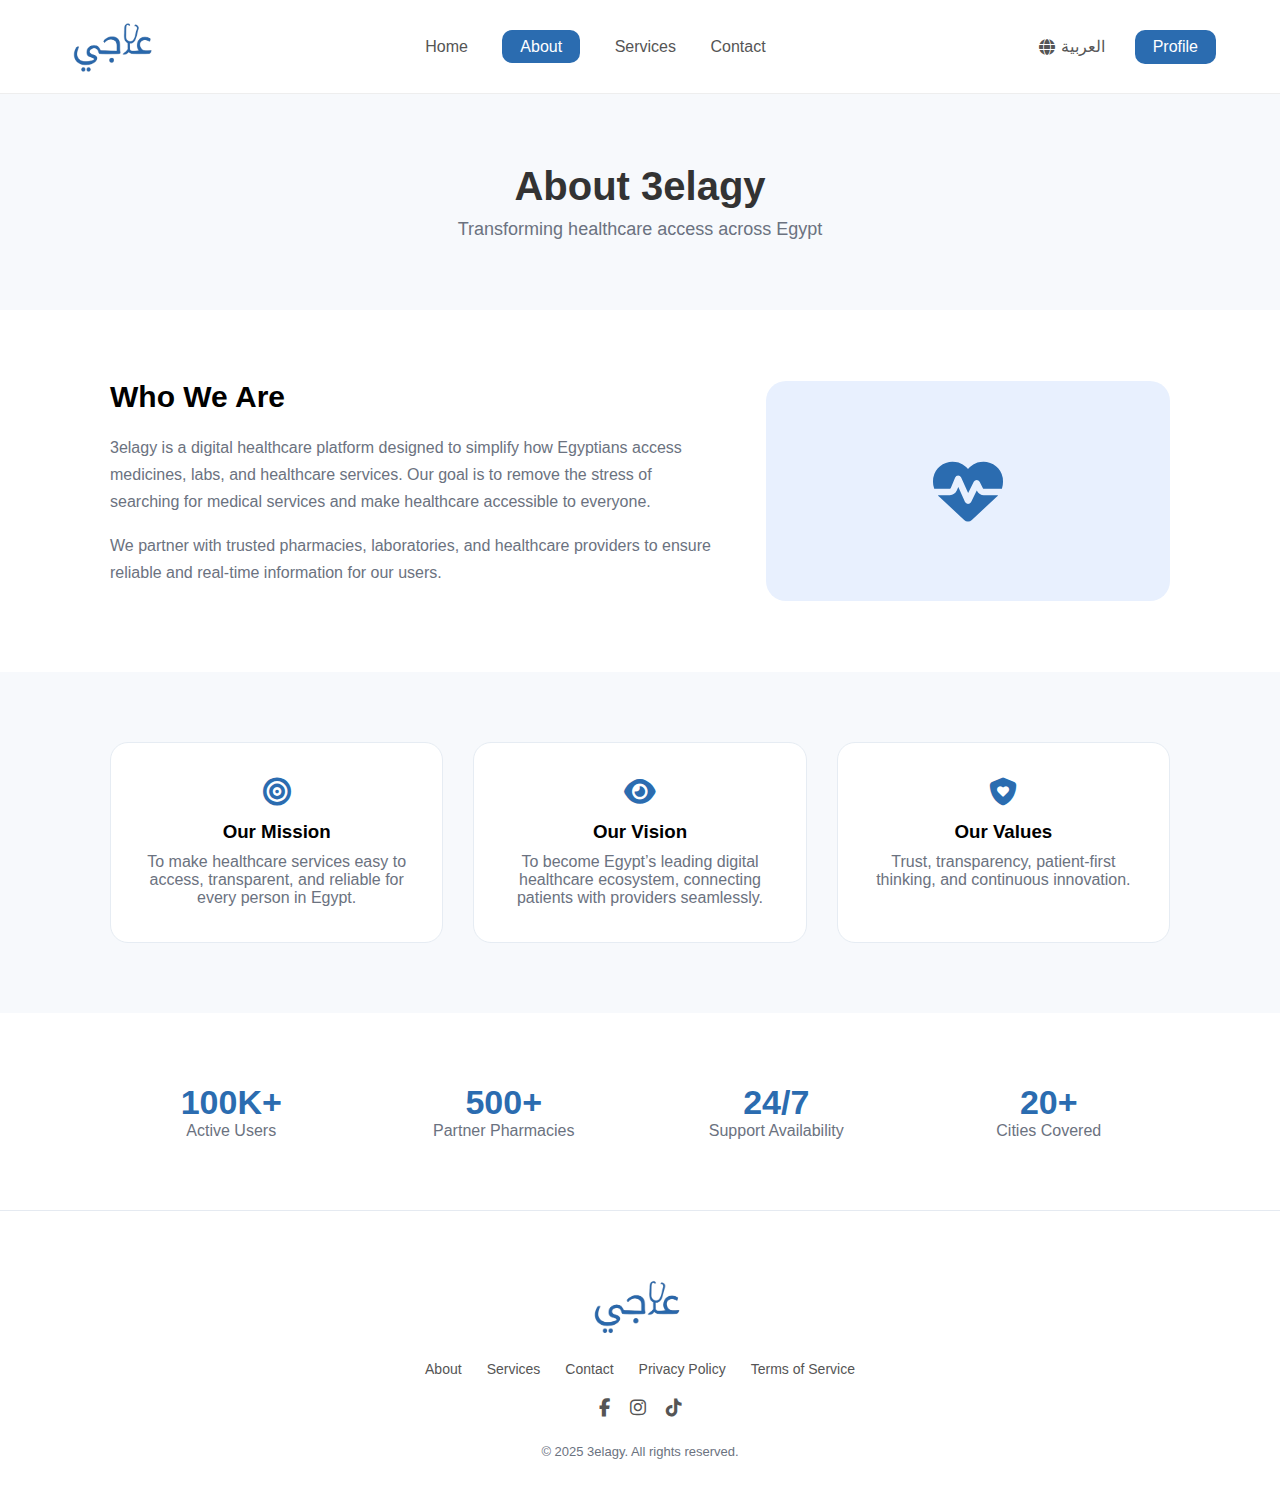
<file: about.html>
<!DOCTYPE html>
<html lang="en">
<head>
    <meta charset="UTF-8">
    <meta name="viewport" content="width=device-width, initial-scale=1.0">
    <title>About | 3elagy</title>

    <link rel="stylesheet" href="styles.css">

    <!-- Font Awesome -->
    <link rel="stylesheet"
    href="https://cdnjs.cloudflare.com/ajax/libs/font-awesome/6.5.0/css/all.min.css">
</head>

<body>

<!-- NAVBAR -->
<header class="navbar">
    <div class="nav-container">
        <a href="index.html" class="logo">
            <img src="elagylogo.png" alt="elagy logo">
        </a>

        <nav class="nav-links">
            <a href="index.html">Home</a>
            <a class="active" href="about.html">About</a>
            <a href="services.html">Services</a>
            <a href="contact.html">Contact</a>
        </nav>

        <div class="nav-right">
            <div class="nav-right">
            <span class="lang">
                <i class="fa-solid fa-globe"></i> العربية
            </span> 
            <a href="profile.html" class="profile-btn">Profile</a>
        </div>
    </div>
</header>


<!-- ===== PAGE HERO ===== -->
<section class="page-hero">
    <h1>About 3elagy</h1>
    <p>Transforming healthcare access across Egypt</p>
</section>


<!-- ===== ABOUT INTRO ===== -->
<section class="about-intro container">

    <div class="about-text">
        <h2>Who We Are</h2>
        <p>
            3elagy is a digital healthcare platform designed to simplify how Egyptians
            access medicines, labs, and healthcare services. Our goal is to remove the
            stress of searching for medical services and make healthcare accessible
            to everyone.
        </p>

        <p>
            We partner with trusted pharmacies, laboratories, and healthcare providers
            to ensure reliable and real-time information for our users.
        </p>
    </div>

    <div class="about-image">
        <i class="fa-solid fa-heart-pulse"></i>
    </div>

</section>


<!-- ===== MISSION VISION ===== -->
<section class="mission-section">

    <div class="mission-grid container">

        <div class="mission-card">
            <i class="fa-solid fa-bullseye"></i>
            <h3>Our Mission</h3>
            <p>
                To make healthcare services easy to access, transparent,
                and reliable for every person in Egypt.
            </p>
        </div>

        <div class="mission-card">
            <i class="fa-solid fa-eye"></i>
            <h3>Our Vision</h3>
            <p>
                To become Egypt’s leading digital healthcare ecosystem,
                connecting patients with providers seamlessly.
            </p>
        </div>

        <div class="mission-card">
            <i class="fa-solid fa-shield-heart"></i>
            <h3>Our Values</h3>
            <p>
                Trust, transparency, patient-first thinking,
                and continuous innovation.
            </p>
        </div>

    </div>

</section>


<!-- ===== STATS ===== -->
<section class="stats-section">

    <div class="stats-grid container">

        <div class="stat">
            <h3>100K+</h3>
            <p>Active Users</p>
        </div>

        <div class="stat">
            <h3>500+</h3>
            <p>Partner Pharmacies</p>
        </div>

        <div class="stat">
            <h3>24/7</h3>
            <p>Support Availability</p>
        </div>

        <div class="stat">
            <h3>20+</h3>
            <p>Cities Covered</p>
        </div>

    </div>

</section>



<!-- FOOTER -->
<footer class="footer-modern">

    <div class="footer-modern-container">

        <!-- Logo -->
        <a href="index.html" class="footer-modern-logo">
            <img src="elagylogo.png" alt="Elagy Logo">
        </a>

        <!-- Links -->
        <ul class="footer-modern-links">
            <li><a href="about.html">About</a></li>
            <li><a href="services.html">Services</a></li>
            <li><a href="contact.html">Contact</a></li>
            <li><a href="privacy.html">Privacy Policy</a></li>
            <li><a href="terms.html">Terms of Service</a></li>
        </ul>

        <!-- Social -->
        <ul class="footer-modern-social">
            <li>
                <a href="https://www.facebook.com/share/1Zeza5DA3z/?mibextid=wwXIfr" target="_blank">
                    <i class="fa-brands fa-facebook-f"></i>
                </a>
            </li>
            <li>
                <a href="https://www.instagram.com/3elagy_?igsh=MTd6eXVxNWMyMW90dA==" target="_blank">
                    <i class="fa-brands fa-instagram"></i>
                </a>
            </li>
            <li>
                <a href="https://www.tiktok.com/@3elagy?_r=1&_t=ZS-940KEaGiXnJ" target="_blank">
                    <i class="fa-brands fa-tiktok"></i>
                </a>
            </li>
        </ul>

        <!-- Copyright -->
        <p class="footer-modern-copy">
            © 2025 3elagy. All rights reserved.
        </p>

    </div>

</footer>


</body>
</html>
</file>
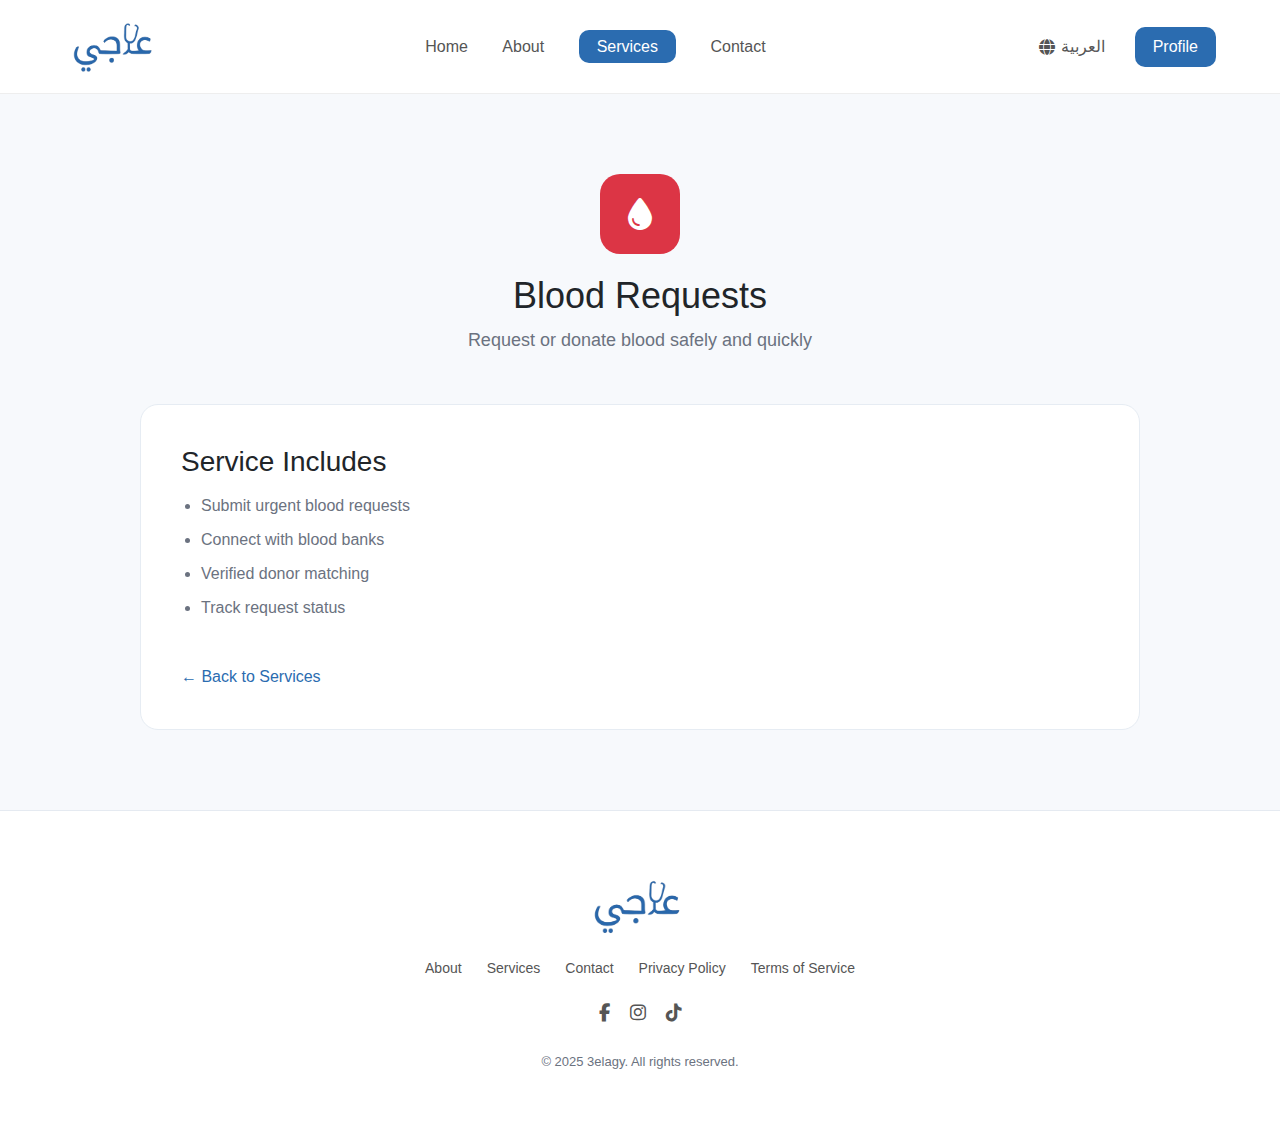
<file: blood.html>
<!DOCTYPE html>
<html lang="en">
<head>
    <meta charset="UTF-8">
    <title>Blood Requests | HealthCare</title>
    <meta name="viewport" content="width=device-width, initial-scale=1.0">

    <link href="https://cdn.jsdelivr.net/npm/bootstrap@5.3.2/dist/css/bootstrap.min.css" rel="stylesheet">
    <link rel="stylesheet" href="https://cdnjs.cloudflare.com/ajax/libs/font-awesome/6.5.0/css/all.min.css">
    <link rel="stylesheet" href="styles.css">
</head>

<body>

<!-- NAVBAR -->
<header class="navbar">
    <div class="nav-container">
        <a href="index.html" class="logo">
            <img src="elagylogo.png" alt="elagy logo">
        </a>

        <nav class="nav-links">
            <a href="index.html">Home</a>
            <a href="about.html">About</a>
            <a class="active" href="services.html">Services</a>
            <a href="contact.html">Contact</a>
        </nav>

        <div class="nav-right">
            <div class="nav-right">
            <span class="lang">
                <i class="fa-solid fa-globe"></i> العربية
            </span> 
            <a href="profile.html" class="profile-btn">Profile</a>
        </div>
    </div>
</header>


<section class="service-detail">
<div class="service-detail-container">

<div class="service-detail-header">
    <div class="service-detail-icon bg-danger text-white">
        <i class="fa-solid fa-droplet"></i>
    </div>
    <h1>Blood Requests</h1>
    <p>Request or donate blood safely and quickly</p>
</div>

<div class="service-detail-content">
    <h3>Service Includes</h3>
    <ul>
        <li>Submit urgent blood requests</li>
        <li>Connect with blood banks</li>
        <li>Verified donor matching</li>
        <li>Track request status</li>
    </ul>

    <a href="services.html" class="service-back-btn">← Back to Services</a>
</div>

</div>
</section>

<!-- FOOTER -->
<footer class="footer-modern">

    <div class="footer-modern-container">

        <!-- Logo -->
        <a href="index.html" class="footer-modern-logo">
            <img src="elagylogo.png" alt="Elagy Logo">
        </a>

        <!-- Links -->
        <ul class="footer-modern-links">
            <li><a href="about.html">About</a></li>
            <li><a href="services.html">Services</a></li>
            <li><a href="contact.html">Contact</a></li>
            <li><a href="privacy.html">Privacy Policy</a></li>
            <li><a href="terms.html">Terms of Service</a></li>
        </ul>

        <!-- Social -->
        <ul class="footer-modern-social">
            <li>
                <a href="https://www.facebook.com/share/1Zeza5DA3z/?mibextid=wwXIfr" target="_blank">
                    <i class="fa-brands fa-facebook-f"></i>
                </a>
            </li>
            <li>
                <a href="https://www.instagram.com/3elagy_?igsh=MTd6eXVxNWMyMW90dA==" target="_blank">
                    <i class="fa-brands fa-instagram"></i>
                </a>
            </li>
            <li>
                <a href="https://www.tiktok.com/@3elagy?_r=1&_t=ZS-940KEaGiXnJ" target="_blank">
                    <i class="fa-brands fa-tiktok"></i>
                </a>
            </li>
        </ul>

        <!-- Copyright -->
        <p class="footer-modern-copy">
            © 2025 3elagy. All rights reserved.
        </p>

    </div>

</footer>


<script src="https://cdn.jsdelivr.net/npm/bootstrap@5.3.2/dist/js/bootstrap.bundle.min.js"></script>
</body>
</html>
</file>
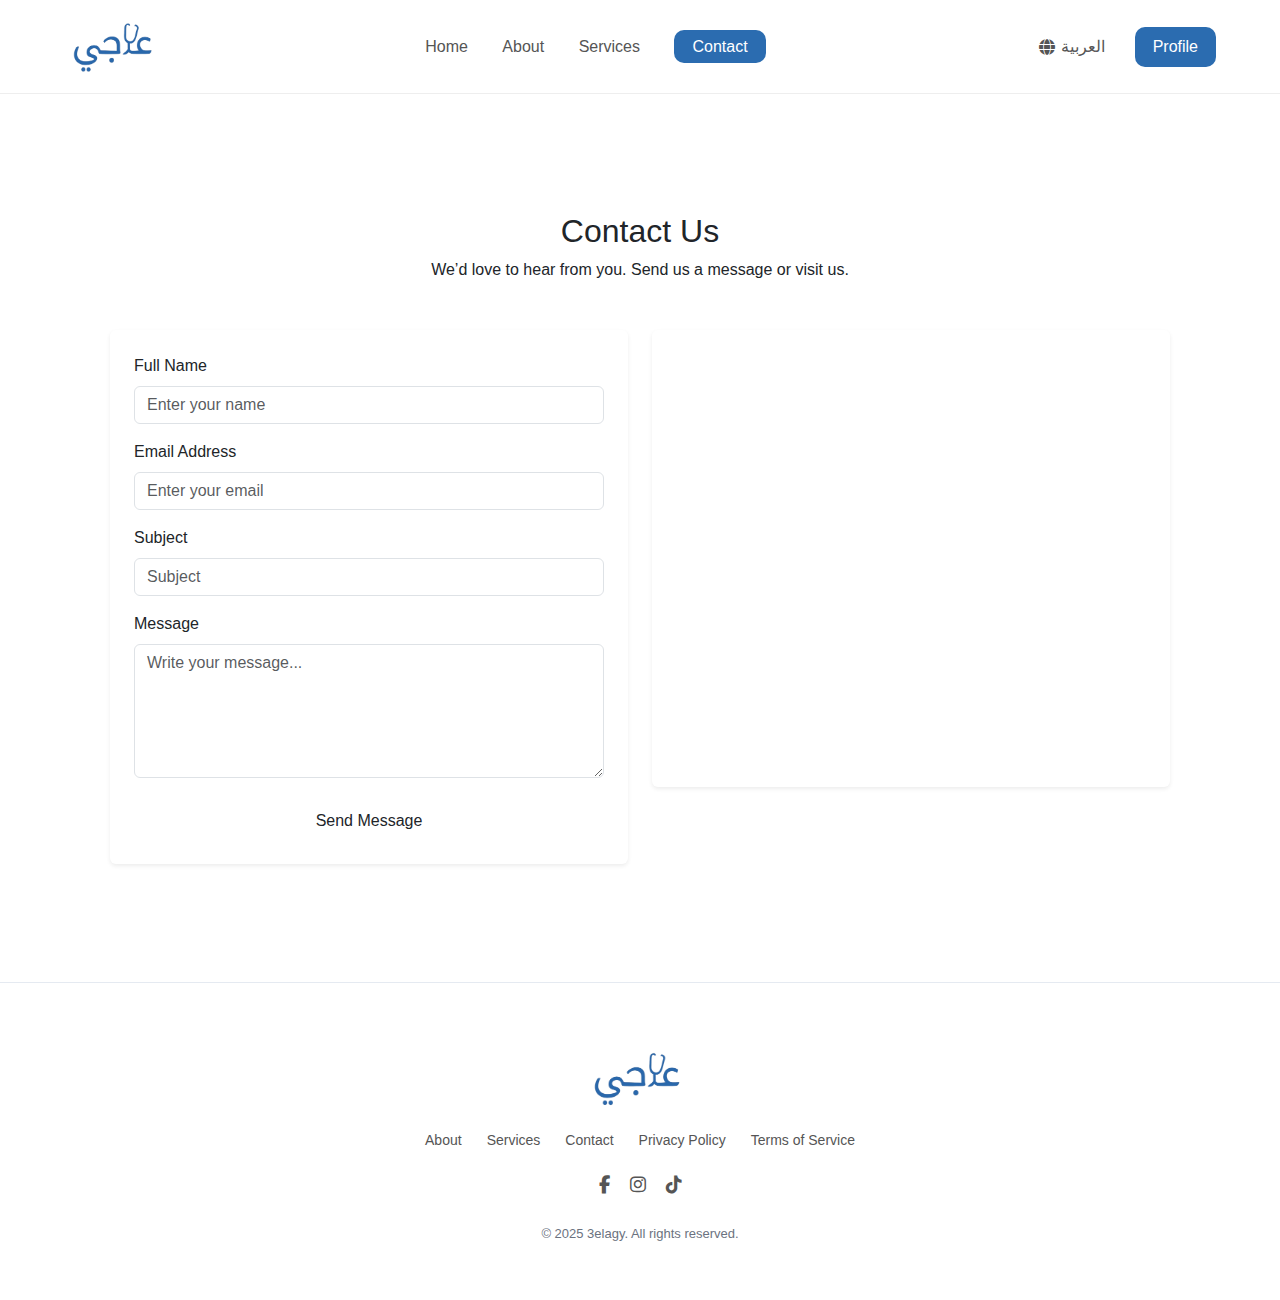
<file: contact.html>
<!DOCTYPE html>
<html lang="en">
<head>
    <meta charset="UTF-8">
    <meta name="viewport" content="width=device-width, initial-scale=1.0">
    <title>Contact Us</title>

    <!-- Bootstrap CSS FIRST -->
    <link href="https://cdn.jsdelivr.net/npm/bootstrap@5.3.2/dist/css/bootstrap.min.css" rel="stylesheet">

    <!-- Font Awesome -->
    <link rel="stylesheet" href="https://cdnjs.cloudflare.com/ajax/libs/font-awesome/6.5.0/css/all.min.css">

    <!-- Your Custom CSS LAST -->
    <link rel="stylesheet" href="styles.css">
</head>

<body>

<!-- NAVBAR -->
<header class="navbar">
    <div class="nav-container">
        <a href="index.html" class="logo">
            <img src="elagylogo.png" alt="elagy logo">
        </a>

        <nav class="nav-links">
            <a href="index.html">Home</a>
            <a href="about.html">About</a>
            <a href="services.html">Services</a>
            <a class="active" href="contact.html">Contact</a>
        </nav>

        <div class="nav-right">
            <div class="nav-right">
            <span class="lang">
                <i class="fa-solid fa-globe"></i> العربية
            </span> 
            <a href="profile.html" class="profile-btn">Profile</a>
        </div>
    </div>
</header>


<!-- CONTACT SECTION -->
<section class="contact-section py-5">
    <div class="container">

        <div class="text-center mb-5">
            <h2 class="page-title">Contact Us</h2>
            <p class="page-subtitle">We’d love to hear from you. Send us a message or visit us.</p>
        </div>

        <div class="row g-4">

            <!-- CONTACT FORM -->
            <div class="col-lg-6">
                <div class="contact-form-wrapper p-4 shadow-sm rounded bg-white">

                    <form>
                        <div class="mb-3">
                            <label class="form-label">Full Name</label>
                            <input type="text" class="form-control" placeholder="Enter your name" required>
                        </div>

                        <div class="mb-3">
                            <label class="form-label">Email Address</label>
                            <input type="email" class="form-control" placeholder="Enter your email" required>
                        </div>

                        <div class="mb-3">
                            <label class="form-label">Subject</label>
                            <input type="text" class="form-control" placeholder="Subject">
                        </div>

                        <div class="mb-4">
                            <label class="form-label">Message</label>
                            <textarea class="form-control" rows="5" placeholder="Write your message..." required></textarea>
                        </div>

                        <button type="submit" class="btn contact-btn w-100">
                            Send Message
                        </button>
                    </form>

                </div>
            </div>

            <!-- MAP -->
            <div class="col-lg-6">
                <div class="map-wrapper shadow-sm rounded overflow-hidden">
                    <iframe 
                        src="https://www.google.com/maps?q=Cairo&output=embed"
                        width="100%" 
                        height="450" 
                        style="border:0;" 
                        allowfullscreen 
                        loading="lazy">
                    </iframe>
                </div>
            </div>

        </div>
    </div>
</section>

<!-- FOOTER -->
<footer class="footer-modern">

    <div class="footer-modern-container">

        <!-- Logo -->
        <a href="index.html" class="footer-modern-logo">
            <img src="elagylogo.png" alt="Elagy Logo">
        </a>

        <!-- Links -->
        <ul class="footer-modern-links">
            <li><a href="about.html">About</a></li>
            <li><a href="services.html">Services</a></li>
            <li><a href="contact.html">Contact</a></li>
            <li><a href="privacy.html">Privacy Policy</a></li>
            <li><a href="terms.html">Terms of Service</a></li>
        </ul>

        <!-- Social -->
        <ul class="footer-modern-social">
            <li>
                <a href="https://www.facebook.com/share/1Zeza5DA3z/?mibextid=wwXIfr" target="_blank">
                    <i class="fa-brands fa-facebook-f"></i>
                </a>
            </li>
            <li>
                <a href="https://www.instagram.com/3elagy_?igsh=MTd6eXVxNWMyMW90dA==" target="_blank">
                    <i class="fa-brands fa-instagram"></i>
                </a>
            </li>
            <li>
                <a href="https://www.tiktok.com/@3elagy?_r=1&_t=ZS-940KEaGiXnJ" target="_blank">
                    <i class="fa-brands fa-tiktok"></i>
                </a>
            </li>
        </ul>

        <!-- Copyright -->
        <p class="footer-modern-copy">
            © 2025 3elagy. All rights reserved.
        </p>

    </div>

</footer>

<!-- Bootstrap JS (Optional but recommended) -->
<script src="https://cdn.jsdelivr.net/npm/bootstrap@5.3.2/dist/js/bootstrap.bundle.min.js"></script>

</body>
</html>
</file>
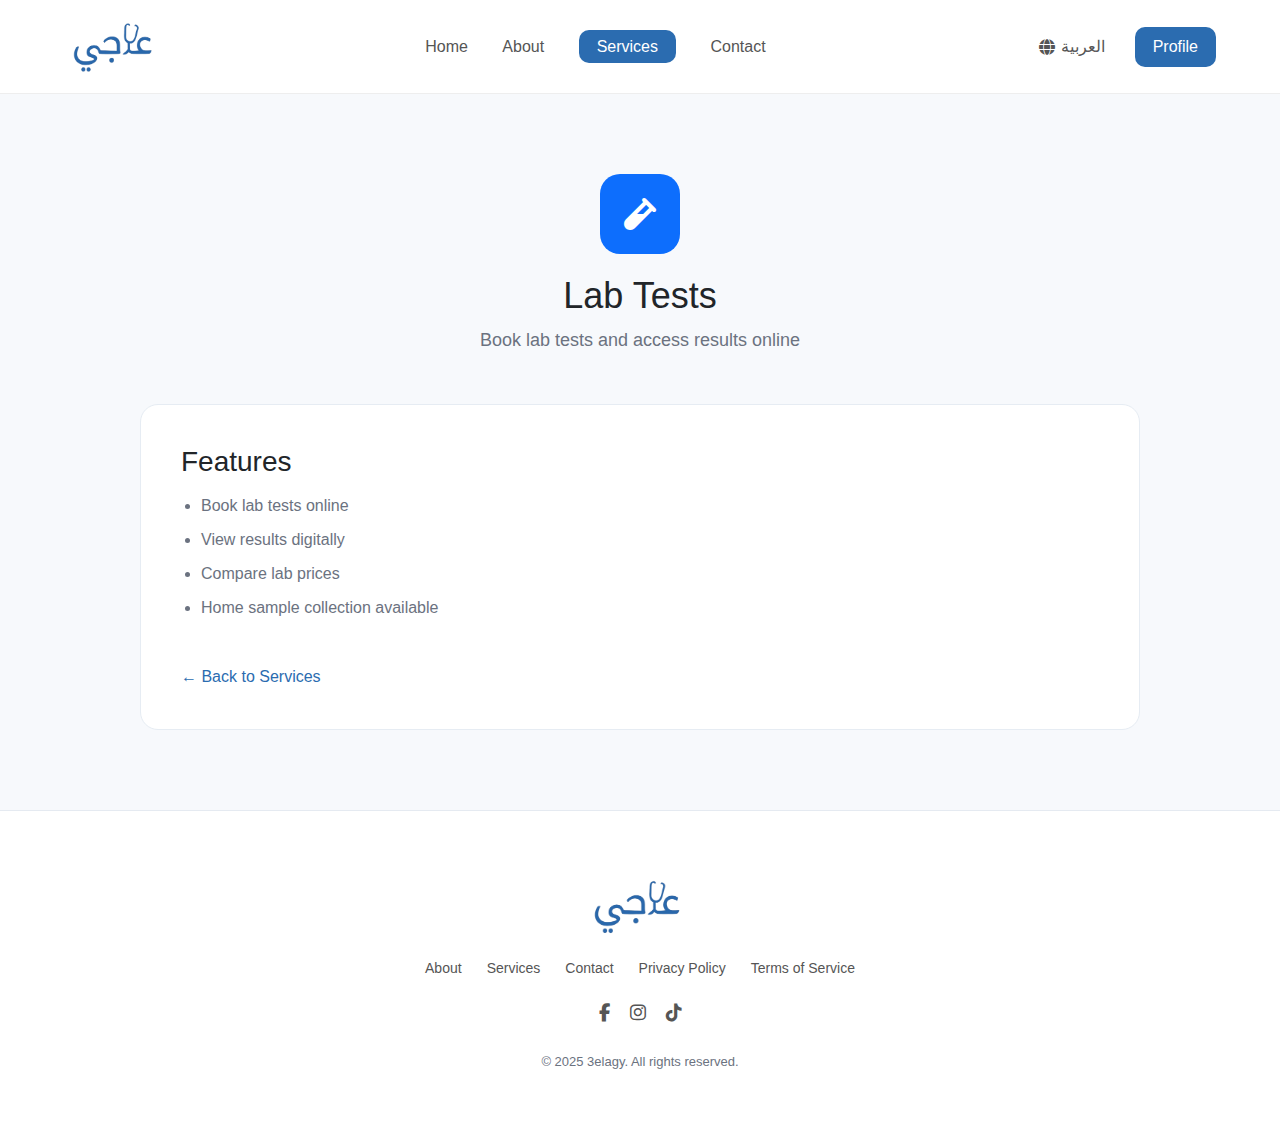
<file: lab-tests.html>
<!DOCTYPE html>
<html lang="en">
<head>
    <meta charset="UTF-8">
    <title>Lab Tests | HealthCare</title>
    <meta name="viewport" content="width=device-width, initial-scale=1.0">

    <link href="https://cdn.jsdelivr.net/npm/bootstrap@5.3.2/dist/css/bootstrap.min.css" rel="stylesheet">
    <link rel="stylesheet" href="https://cdnjs.cloudflare.com/ajax/libs/font-awesome/6.5.0/css/all.min.css">
    <link rel="stylesheet" href="styles.css">
</head>

<body>
<!-- NAVBAR -->
<header class="navbar">
    <div class="nav-container">
        <a href="index.html" class="logo">
            <img src="elagylogo.png" alt="elagy logo">
        </a>

        <nav class="nav-links">
            <a href="index.html">Home</a>
            <a href="about.html">About</a>
            <a class="active" href="services.html">Services</a>
            <a href="contact.html">Contact</a>
        </nav>

        <div class="nav-right">
            <div class="nav-right">
            <span class="lang">
                <i class="fa-solid fa-globe"></i> العربية
            </span> 
            <a href="profile.html" class="profile-btn">Profile</a>
        </div>
    </div>
</header>


<section class="service-detail">
<div class="service-detail-container">

<div class="service-detail-header">
    <div class="service-detail-icon bg-primary text-white">
        <i class="fa-solid fa-vial"></i>
    </div>
    <h1>Lab Tests</h1>
    <p>Book lab tests and access results online</p>
</div>

<div class="service-detail-content">
    <h3>Features</h3>
    <ul>
        <li>Book lab tests online</li>
        <li>View results digitally</li>
        <li>Compare lab prices</li>
        <li>Home sample collection available</li>
    </ul>

    <a href="services.html" class="service-back-btn">← Back to Services</a>
</div>

</div>
</section>

<!-- FOOTER -->
<footer class="footer-modern">

    <div class="footer-modern-container">

        <!-- Logo -->
        <a href="index.html" class="footer-modern-logo">
            <img src="elagylogo.png" alt="Elagy Logo">
        </a>

        <!-- Links -->
        <ul class="footer-modern-links">
            <li><a href="about.html">About</a></li>
            <li><a href="services.html">Services</a></li>
            <li><a href="contact.html">Contact</a></li>
            <li><a href="privacy.html">Privacy Policy</a></li>
            <li><a href="terms.html">Terms of Service</a></li>
        </ul>

        <!-- Social -->
        <ul class="footer-modern-social">
            <li>
                <a href="https://www.facebook.com/share/1Zeza5DA3z/?mibextid=wwXIfr" target="_blank">
                    <i class="fa-brands fa-facebook-f"></i>
                </a>
            </li>
            <li>
                <a href="https://www.instagram.com/3elagy_?igsh=MTd6eXVxNWMyMW90dA==" target="_blank">
                    <i class="fa-brands fa-instagram"></i>
                </a>
            </li>
            <li>
                <a href="https://www.tiktok.com/@3elagy?_r=1&_t=ZS-940KEaGiXnJ" target="_blank">
                    <i class="fa-brands fa-tiktok"></i>
                </a>
            </li>
        </ul>

        <!-- Copyright -->
        <p class="footer-modern-copy">
            © 2025 3elagy. All rights reserved.
        </p>

    </div>

</footer>

<script src="https://cdn.jsdelivr.net/npm/bootstrap@5.3.2/dist/js/bootstrap.bundle.min.js"></script>
</body>
</html>
</file>
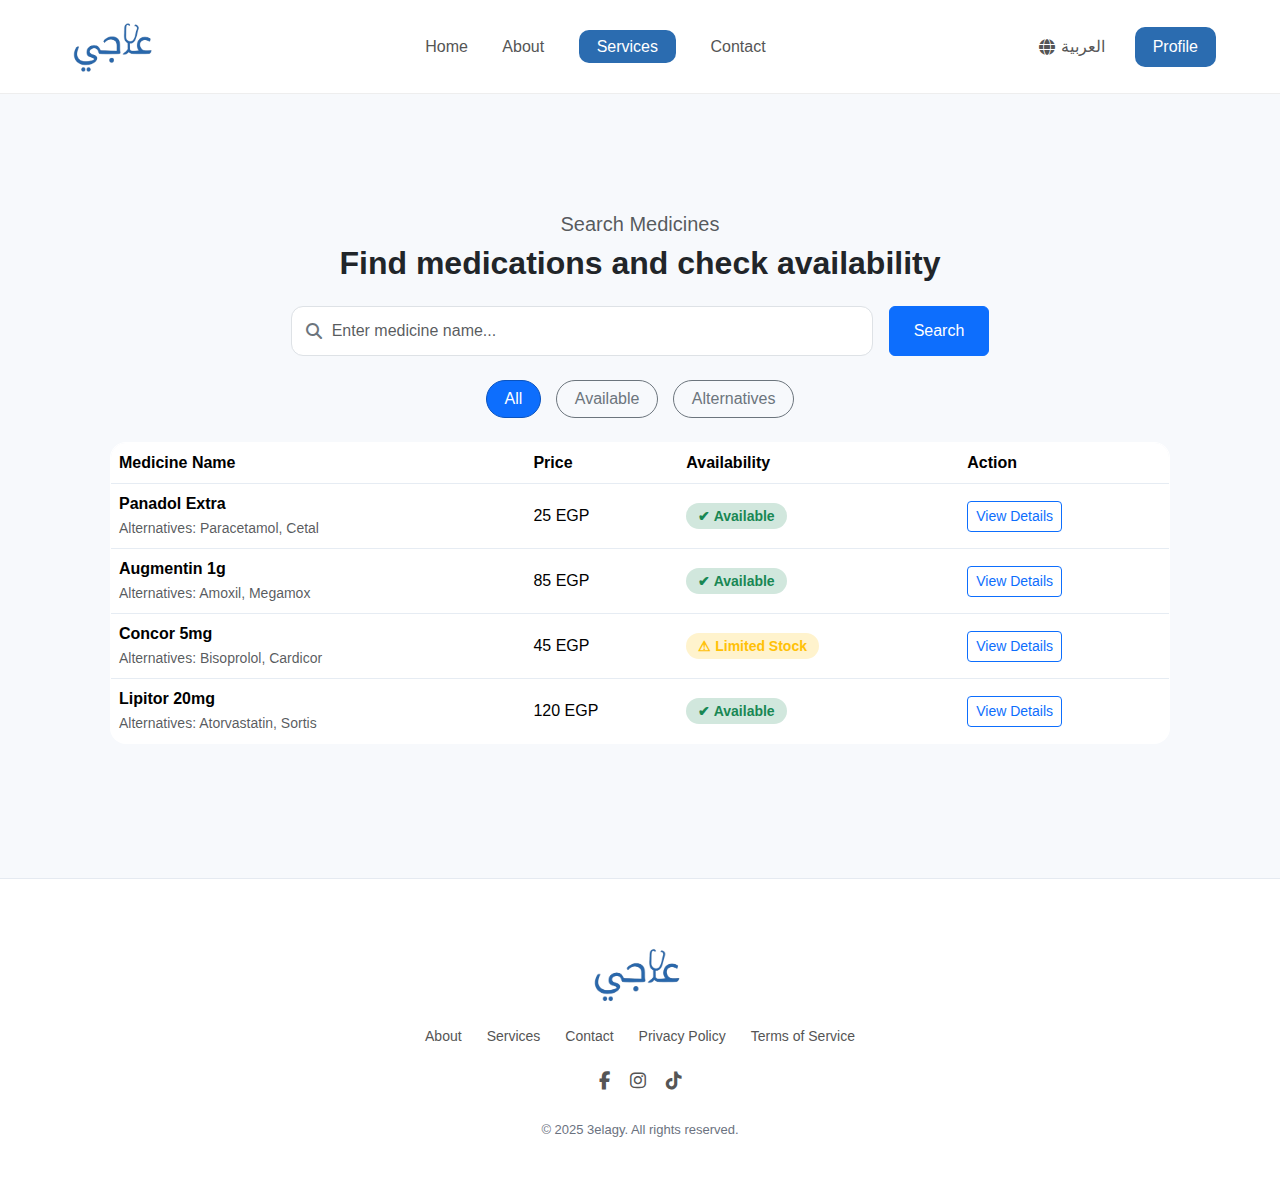
<file: medicine-search.html>
<!DOCTYPE html>
<html lang="en">
<head>
    <meta charset="UTF-8">
    <title>Medicine Search | HealthCare</title>
    <meta name="viewport" content="width=device-width, initial-scale=1.0">

    <!-- Bootstrap -->
    <link href="https://cdn.jsdelivr.net/npm/bootstrap@5.3.2/dist/css/bootstrap.min.css" rel="stylesheet">

    <!-- Font Awesome -->
    <link rel="stylesheet" href="https://cdnjs.cloudflare.com/ajax/libs/font-awesome/6.5.0/css/all.min.css">

    <!-- Your CSS -->
    <link rel="stylesheet" href="styles.css">
</head>

<body>

<!-- NAVBAR -->
<header class="navbar">
    <div class="nav-container">
        <a href="index.html" class="logo">
            <img src="elagylogo.png" alt="elagy logo">
        </a>

        <nav class="nav-links">
            <a href="index.html">Home</a>
            <a href="about.html">About</a>
            <a class="active" href="services.html">Services</a>
            <a href="contact.html">Contact</a>
        </nav>

        <div class="nav-right">
            <div class="nav-right">
            <span class="lang">
                <i class="fa-solid fa-globe"></i> العربية
            </span> 
            <a href="profile.html" class="profile-btn">Profile</a>
        </div>
    </div>
</header>


<section class="medicine-search-section py-5">

<div class="container">

    <!-- Title -->
    <div class="text-center mb-4">
        <h5 class="text-muted">Search Medicines</h5>
        <h2 class="fw-semibold">Find medications and check availability</h2>
    </div>

    <!-- Search Bar -->
    <div class="row justify-content-center mb-4">
        <div class="col-md-8 d-flex gap-3">
            <div class="search-input-wrapper flex-grow-1">
                <i class="fa-solid fa-magnifying-glass"></i>
                <input type="text" class="form-control search-input" placeholder="Enter medicine name...">
            </div>
            <button class="btn btn-primary px-4">Search</button>
        </div>
    </div>

    <!-- Filters -->
    <div class="text-center mb-4">
        <button class="btn btn-primary filter-btn active">All</button>
        <button class="btn btn-outline-secondary filter-btn">Available</button>
        <button class="btn btn-outline-secondary filter-btn">Alternatives</button>
    </div>

    <!-- Results Table -->
    <div class="table-responsive">
        <table class="table custom-table align-middle">
            <thead>
                <tr>
                    <th>Medicine Name</th>
                    <th>Price</th>
                    <th>Availability</th>
                    <th>Action</th>
                </tr>
            </thead>

            <tbody>

                <tr>
                    <td>
                        <strong>Panadol Extra</strong><br>
                        <small class="text-muted">Alternatives: Paracetamol, Cetal</small>
                    </td>
                    <td>25 EGP</td>
                    <td><span class="badge bg-success-subtle text-success status-badge">✔ Available</span></td>
                    <td><button class="btn btn-outline-primary btn-sm">View Details</button></td>
                </tr>

                <tr>
                    <td>
                        <strong>Augmentin 1g</strong><br>
                        <small class="text-muted">Alternatives: Amoxil, Megamox</small>
                    </td>
                    <td>85 EGP</td>
                    <td><span class="badge bg-success-subtle text-success status-badge">✔ Available</span></td>
                    <td><button class="btn btn-outline-primary btn-sm">View Details</button></td>
                </tr>

                <tr>
                    <td>
                        <strong>Concor 5mg</strong><br>
                        <small class="text-muted">Alternatives: Bisoprolol, Cardicor</small>
                    </td>
                    <td>45 EGP</td>
                    <td><span class="badge bg-warning-subtle text-warning status-badge">⚠ Limited Stock</span></td>
                    <td><button class="btn btn-outline-primary btn-sm">View Details</button></td>
                </tr>

                <tr>
                    <td>
                        <strong>Lipitor 20mg</strong><br>
                        <small class="text-muted">Alternatives: Atorvastatin, Sortis</small>
                    </td>
                    <td>120 EGP</td>
                    <td><span class="badge bg-success-subtle text-success status-badge">✔ Available</span></td>
                    <td><button class="btn btn-outline-primary btn-sm">View Details</button></td>
                </tr>

            </tbody>
        </table>
    </div>

</div>
</section>


<!-- FOOTER -->
<footer class="footer-modern">

    <div class="footer-modern-container">

        <!-- Logo -->
        <a href="index.html" class="footer-modern-logo">
            <img src="elagylogo.png" alt="Elagy Logo">
        </a>

        <!-- Links -->
        <ul class="footer-modern-links">
            <li><a href="about.html">About</a></li>
            <li><a href="services.html">Services</a></li>
            <li><a href="contact.html">Contact</a></li>
            <li><a href="privacy.html">Privacy Policy</a></li>
            <li><a href="terms.html">Terms of Service</a></li>
        </ul>

        <!-- Social -->
        <ul class="footer-modern-social">
            <li>
                <a href="https://www.facebook.com/share/1Zeza5DA3z/?mibextid=wwXIfr" target="_blank">
                    <i class="fa-brands fa-facebook-f"></i>
                </a>
            </li>
            <li>
                <a href="https://www.instagram.com/3elagy_?igsh=MTd6eXVxNWMyMW90dA==" target="_blank">
                    <i class="fa-brands fa-instagram"></i>
                </a>
            </li>
            <li>
                <a href="https://www.tiktok.com/@3elagy?_r=1&_t=ZS-940KEaGiXnJ" target="_blank">
                    <i class="fa-brands fa-tiktok"></i>
                </a>
            </li>
        </ul>

        <!-- Copyright -->
        <p class="footer-modern-copy">
            © 2025 3elagy. All rights reserved.
        </p>

    </div>

</footer>


<!-- Bootstrap JS -->
<script src="https://cdn.jsdelivr.net/npm/bootstrap@5.3.2/dist/js/bootstrap.bundle.min.js"></script>

</body>
</html>
</file>
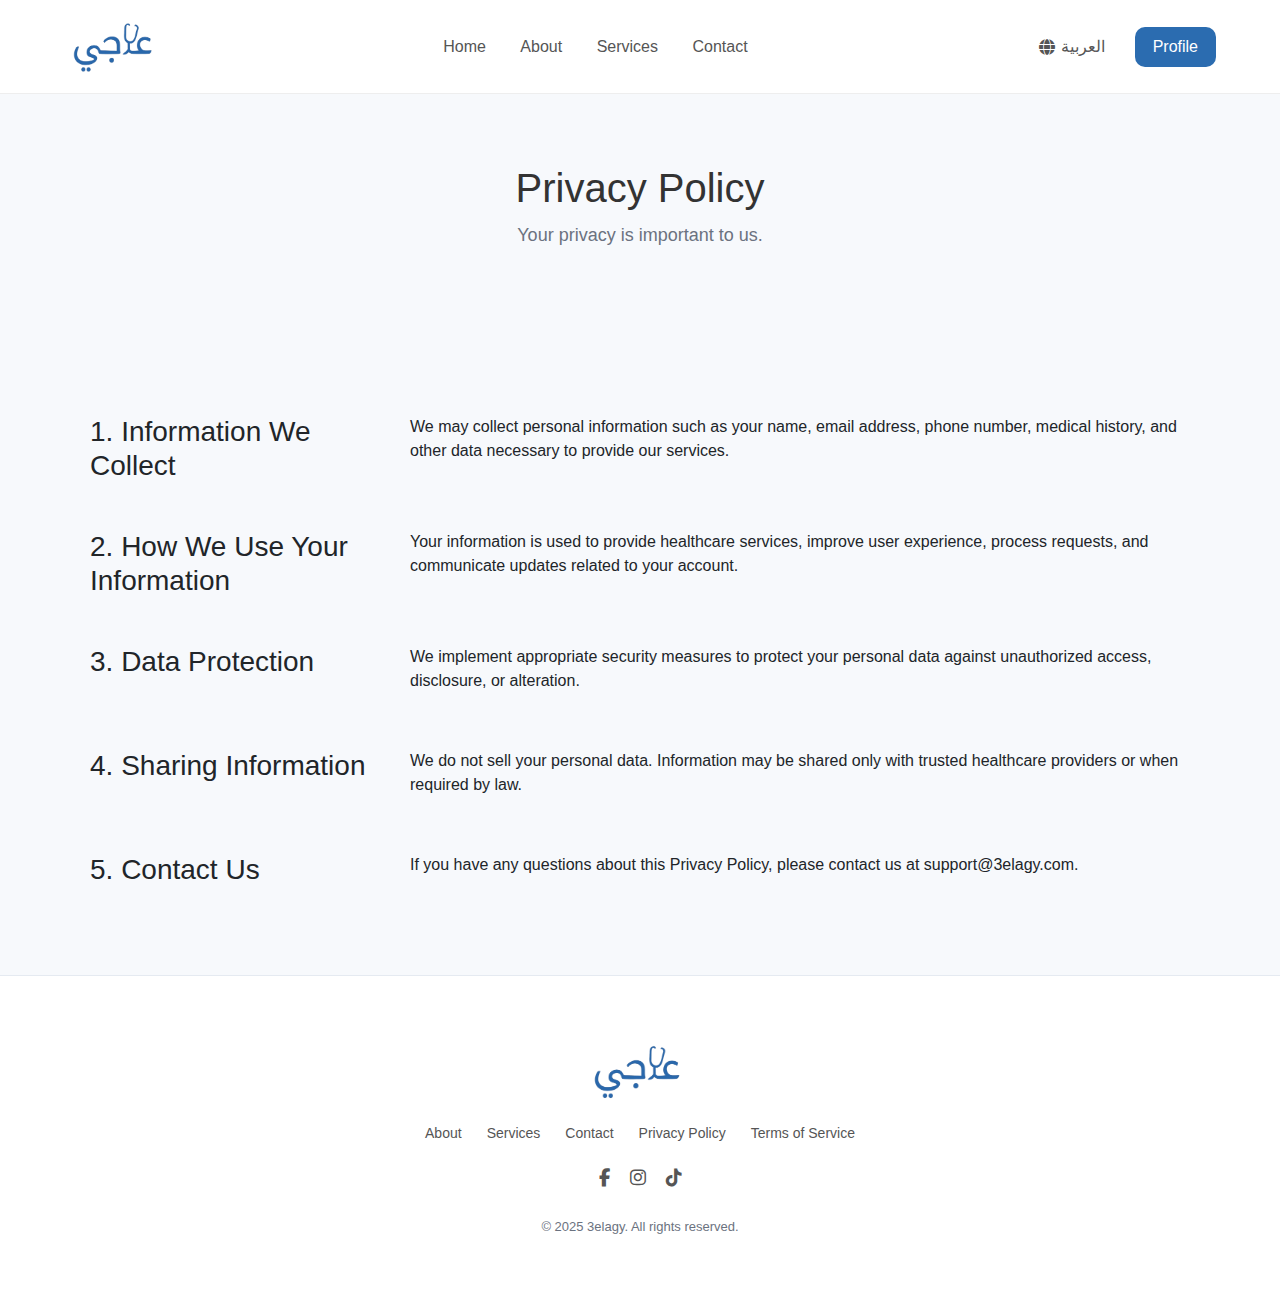
<file: privacy.html>
<!DOCTYPE html>
<html lang="en">
<head>
    <meta charset="UTF-8">
    <title>Privacy Policy | Elagy</title>
    <meta name="viewport" content="width=device-width, initial-scale=1.0">

    <!-- Bootstrap -->
    <link href="https://cdn.jsdelivr.net/npm/bootstrap@5.3.2/dist/css/bootstrap.min.css" rel="stylesheet">

    <!-- Font Awesome -->
    <link rel="stylesheet" href="https://cdnjs.cloudflare.com/ajax/libs/font-awesome/6.5.0/css/all.min.css">

    <!-- Your CSS -->
    <link rel="stylesheet" href="styles.css">
</head>
<body>

<!-- NAVBAR -->
<header class="navbar">
    <div class="nav-container">
        <a href="index.html" class="logo">
            <img src="elagylogo.png" alt="elagy logo">
        </a>

        <nav class="nav-links">
            <a href="index.html">Home</a>
            <a href="about.html">About</a>
            <a href="services.html">Services</a>
            <a href="contact.html">Contact</a>
        </nav>

        <div class="nav-right">
            <div class="nav-right">
            <span class="lang">
                <i class="fa-solid fa-globe"></i> العربية
            </span> 
            <a href="profile.html" class="profile-btn">Profile</a>
        </div>
    </div>
</header>

<!-- PAGE HERO -->
<section class="page-hero">
    <h1>Privacy Policy</h1>
    <p>Your privacy is important to us.</p>
</section>

<!-- CONTENT -->
<section class="legal-section">
    <div class="legal-container">

        <h3>1. Information We Collect</h3>
        <p>
            We may collect personal information such as your name, email address,
            phone number, medical history, and other data necessary to provide our services.
        </p>

        <h3>2. How We Use Your Information</h3>
        <p>
            Your information is used to provide healthcare services, improve user experience,
            process requests, and communicate updates related to your account.
        </p>

        <h3>3. Data Protection</h3>
        <p>
            We implement appropriate security measures to protect your personal data
            against unauthorized access, disclosure, or alteration.
        </p>

        <h3>4. Sharing Information</h3>
        <p>
            We do not sell your personal data. Information may be shared only with
            trusted healthcare providers or when required by law.
        </p>

        <h3>5. Contact Us</h3>
        <p>
            If you have any questions about this Privacy Policy,
            please contact us at support@3elagy.com.
        </p>

    </div>
</section>

<!-- FOOTER -->
<footer class="footer-modern">

    <div class="footer-modern-container">

        <!-- Logo -->
        <a href="index.html" class="footer-modern-logo">
            <img src="elagylogo.png" alt="Elagy Logo">
        </a>

        <!-- Links -->
        <ul class="footer-modern-links">
            <li><a href="about.html">About</a></li>
            <li><a href="services.html">Services</a></li>
            <li><a href="contact.html">Contact</a></li>
            <li><a href="privacy.html">Privacy Policy</a></li>
            <li><a href="terms.html">Terms of Service</a></li>
        </ul>

        <!-- Social -->
        <ul class="footer-modern-social">
            <li>
                <a href="https://www.facebook.com/share/1Zeza5DA3z/?mibextid=wwXIfr" target="_blank">
                    <i class="fa-brands fa-facebook-f"></i>
                </a>
            </li>
            <li>
                <a href="https://www.instagram.com/3elagy_?igsh=MTd6eXVxNWMyMW90dA==" target="_blank">
                    <i class="fa-brands fa-instagram"></i>
                </a>
            </li>
            <li>
                <a href="https://www.tiktok.com/@3elagy?_r=1&_t=ZS-940KEaGiXnJ" target="_blank">
                    <i class="fa-brands fa-tiktok"></i>
                </a>
            </li>
        </ul>

        <!-- Copyright -->
        <p class="footer-modern-copy">
            © 2025 3elagy. All rights reserved.
        </p>

    </div>

</footer>

</body>
</html>
</file>
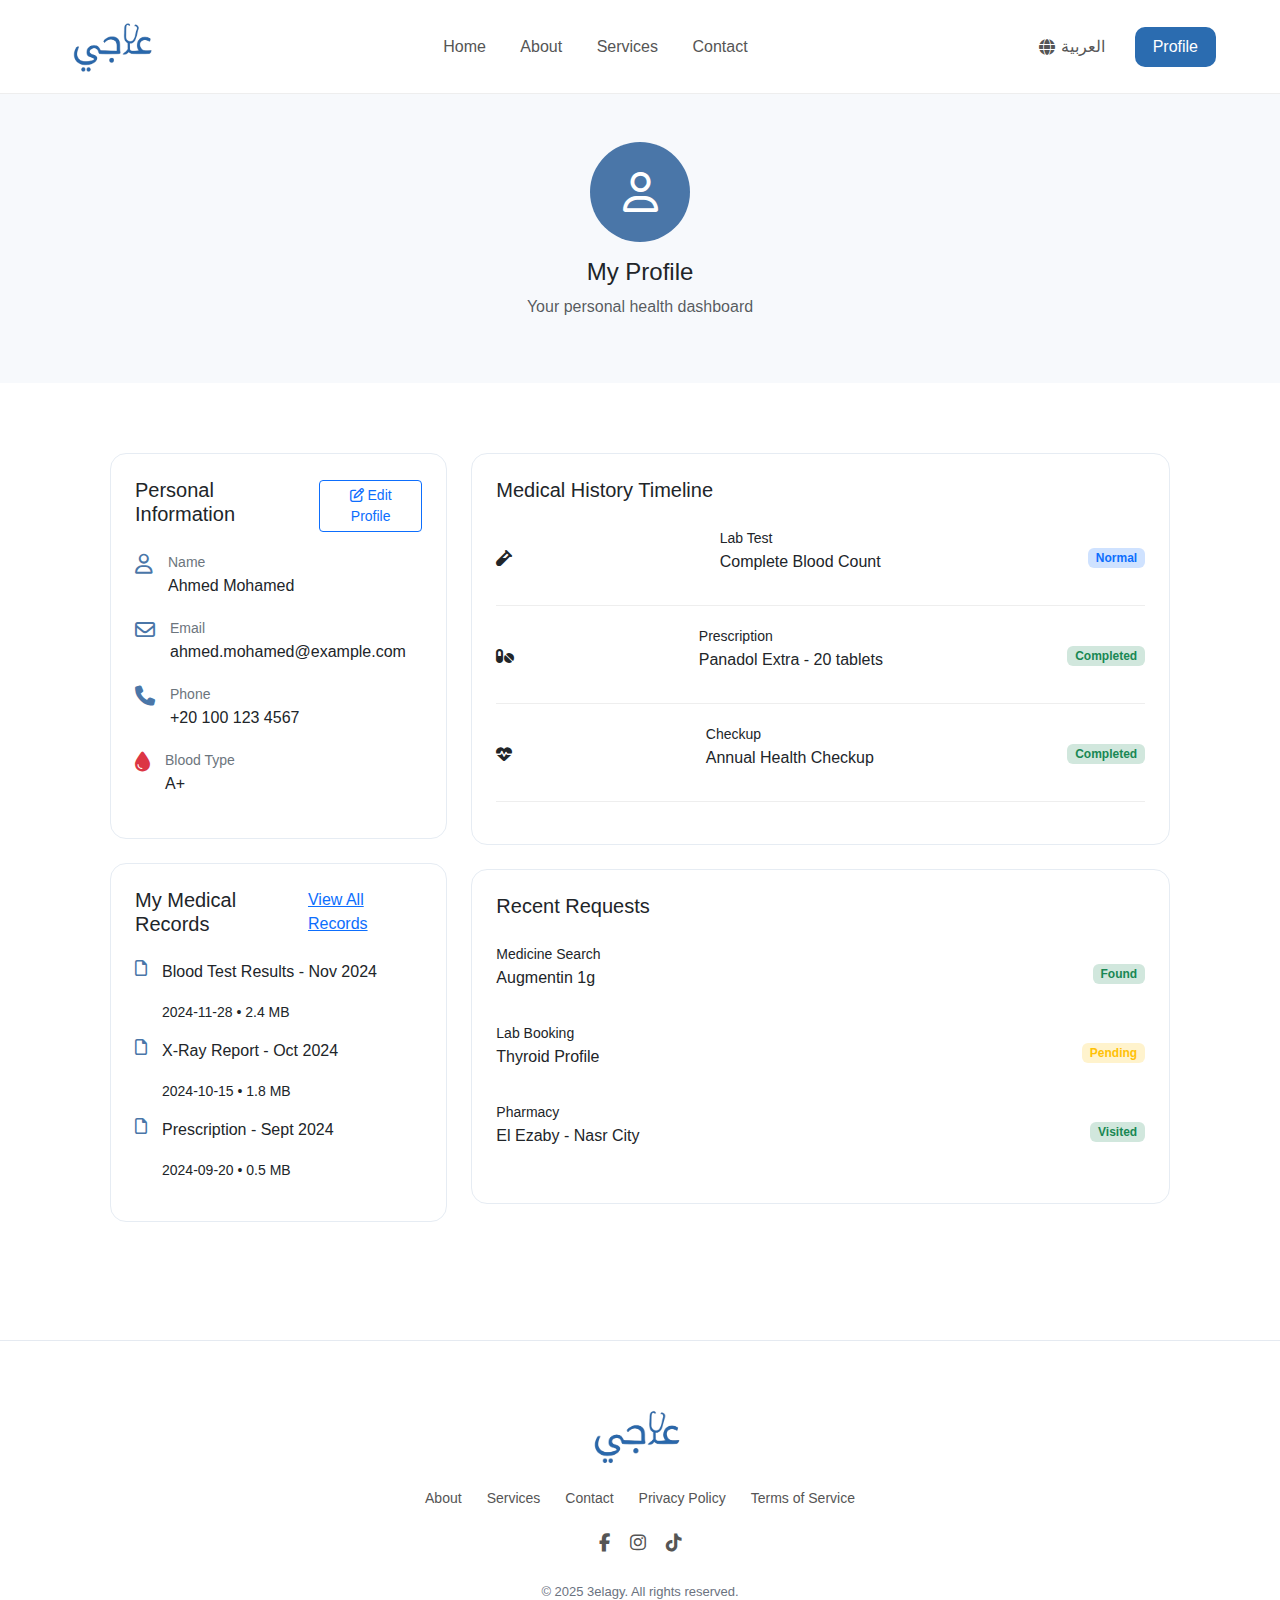
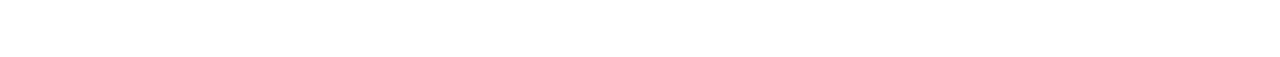
<file: profile.html>
<!DOCTYPE html>
<html lang="en">
<head>
<meta charset="UTF-8">
<meta name="viewport" content="width=device-width, initial-scale=1.0">
<title>My Profile</title>

<!-- Bootstrap -->
<link href="https://cdn.jsdelivr.net/npm/bootstrap@5.3.2/dist/css/bootstrap.min.css" rel="stylesheet">

<!-- Font Awesome -->
<link rel="stylesheet" href="https://cdnjs.cloudflare.com/ajax/libs/font-awesome/6.5.0/css/all.min.css">

<!-- Your Main CSS -->
<link rel="stylesheet" href="styles.css">

</head>
<body>

<!-- NAVBAR -->
<header class="navbar">
    <div class="nav-container">
        <a href="index.html" class="logo">
            <img src="elagylogo.png" alt="elagy logo">
        </a>

        <nav class="nav-links">
            <a href="index.html">Home</a>
            <a href="about.html">About</a>
            <a href="services.html">Services</a>
            <a href="contact.html">Contact</a>
        </nav>

        <div class="nav-right">
            <div class="nav-right">
            <span class="lang">
                <i class="fa-solid fa-globe"></i> العربية
            </span> 
            <a href="profile.html" class="profile-btn">Profile</a>
        </div>
    </div>
</header>

<!-- ================= PROFILE HEADER ================= -->
<section class="profile-hero text-center py-5">
    <div class="profile-avatar">
        <i class="fa-regular fa-user"></i>
    </div>
    <h4 class="mt-3">My Profile</h4>
    <p class="text-muted">Your personal health dashboard</p>
</section>

<!-- ================= MAIN CONTENT ================= -->
<section class="profile-section pb-5">
<div class="container">

<div class="row g-4">

<!-- LEFT COLUMN -->
<div class="col-lg-4">

<!-- Personal Info -->
<div class="card profile-card p-4">
    <div class="d-flex justify-content-between align-items-center mb-3">
        <h5>Personal Information</h5>
        <button class="btn btn-outline-primary btn-sm">
            <i class="fa-regular fa-pen-to-square"></i> Edit Profile
        </button>
    </div>

    <div class="info-item">
        <i class="fa-regular fa-user"></i>
        <div>
            <small>Name</small>
            <p>Ahmed Mohamed</p>
        </div>
    </div>

    <div class="info-item">
        <i class="fa-regular fa-envelope"></i>
        <div>
            <small>Email</small>
            <p>ahmed.mohamed@example.com</p>
        </div>
    </div>

    <div class="info-item">
        <i class="fa-solid fa-phone"></i>
        <div>
            <small>Phone</small>
            <p>+20 100 123 4567</p>
        </div>
    </div>

    <div class="info-item">
        <i class="fa-solid fa-droplet text-danger"></i>
        <div>
            <small>Blood Type</small>
            <p>A+</p>
        </div>
    </div>
</div>

<!-- Medical Records -->
<div class="card profile-card p-4 mt-4">
    <div class="d-flex justify-content-between mb-3">
        <h5>My Medical Records</h5>
        <a href="#">View All Records</a>
    </div>

    <div class="record-item">
        <i class="fa-regular fa-file"></i>
        <div>
            <p>Blood Test Results - Nov 2024</p>
            <small>2024-11-28 • 2.4 MB</small>
        </div>
    </div>

    <div class="record-item">
        <i class="fa-regular fa-file"></i>
        <div>
            <p>X-Ray Report - Oct 2024</p>
            <small>2024-10-15 • 1.8 MB</small>
        </div>
    </div>

    <div class="record-item">
        <i class="fa-regular fa-file"></i>
        <div>
            <p>Prescription - Sept 2024</p>
            <small>2024-09-20 • 0.5 MB</small>
        </div>
    </div>
</div>

</div>

<!-- RIGHT COLUMN -->
<div class="col-lg-8">

<!-- Timeline -->
<div class="card profile-card p-4">
<h5 class="mb-4">Medical History Timeline</h5>

<div class="timeline-item">
    <i class="fa-solid fa-vial"></i>
    <div>
        <small>Lab Test</small>
        <p>Complete Blood Count</p>
    </div>
    <span class="badge bg-primary-subtle text-primary">Normal</span>
</div>

<div class="timeline-item">
    <i class="fa-solid fa-pills"></i>
    <div>
        <small>Prescription</small>
        <p>Panadol Extra - 20 tablets</p>
    </div>
    <span class="badge bg-success-subtle text-success">Completed</span>
</div>

<div class="timeline-item">
    <i class="fa-solid fa-heart-pulse"></i>
    <div>
        <small>Checkup</small>
        <p>Annual Health Checkup</p>
    </div>
    <span class="badge bg-success-subtle text-success">Completed</span>
</div>

</div>

<!-- Recent Requests -->
<div class="card profile-card p-4 mt-4">
<h5 class="mb-4">Recent Requests</h5>

<div class="request-item">
    <div>
        <small>Medicine Search</small>
        <p>Augmentin 1g</p>
    </div>
    <span class="badge bg-success-subtle text-success">Found</span>
</div>

<div class="request-item">
    <div>
        <small>Lab Booking</small>
        <p>Thyroid Profile</p>
    </div>
    <span class="badge bg-warning-subtle text-warning">Pending</span>
</div>

<div class="request-item">
    <div>
        <small>Pharmacy</small>
        <p>El Ezaby - Nasr City</p>
    </div>
    <span class="badge bg-success-subtle text-success">Visited</span>
</div>

</div>

</div>

</div>
</div>
</section>

<!-- FOOTER -->
<footer class="footer-modern">

    <div class="footer-modern-container">

        <!-- Logo -->
        <a href="index.html" class="footer-modern-logo">
            <img src="elagylogo.png" alt="Elagy Logo">
        </a>

        <!-- Links -->
        <ul class="footer-modern-links">
            <li><a href="about.html">About</a></li>
            <li><a href="services.html">Services</a></li>
            <li><a href="contact.html">Contact</a></li>
            <li><a href="privacy.html">Privacy Policy</a></li>
            <li><a href="terms.html">Terms of Service</a></li>
        </ul>

        <!-- Social -->
        <ul class="footer-modern-social">
            <li>
                <a href="https://www.facebook.com/share/1Zeza5DA3z/?mibextid=wwXIfr" target="_blank">
                    <i class="fa-brands fa-facebook-f"></i>
                </a>
            </li>
            <li>
                <a href="https://www.instagram.com/3elagy_?igsh=MTd6eXVxNWMyMW90dA==" target="_blank">
                    <i class="fa-brands fa-instagram"></i>
                </a>
            </li>
            <li>
                <a href="https://www.tiktok.com/@3elagy?_r=1&_t=ZS-940KEaGiXnJ" target="_blank">
                    <i class="fa-brands fa-tiktok"></i>
                </a>
            </li>
        </ul>

        <!-- Copyright -->
        <p class="footer-modern-copy">
            © 2025 3elagy. All rights reserved.
        </p>

    </div>

</footer>

</body>
</html>
</file>
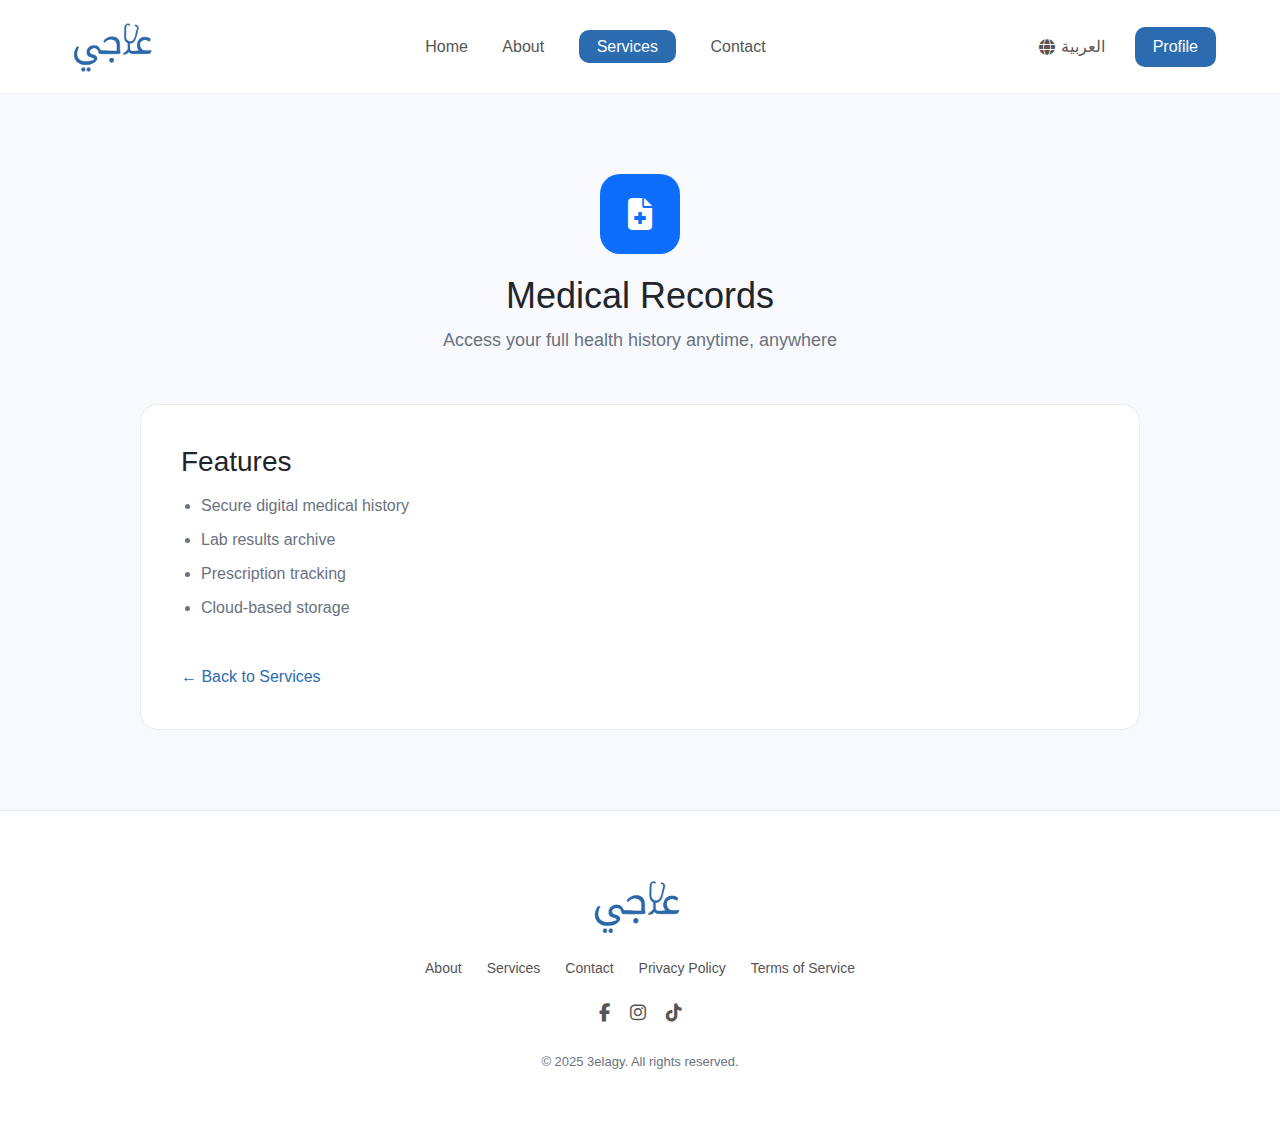
<file: records.html>
<!DOCTYPE html>
<html lang="en">
<head>
    <meta charset="UTF-8">
    <title>Medical Records | HealthCare</title>
    <meta name="viewport" content="width=device-width, initial-scale=1.0">

    <link href="https://cdn.jsdelivr.net/npm/bootstrap@5.3.2/dist/css/bootstrap.min.css" rel="stylesheet">
    <link rel="stylesheet" href="https://cdnjs.cloudflare.com/ajax/libs/font-awesome/6.5.0/css/all.min.css">
    <link rel="stylesheet" href="styles.css">
</head>

<body>

<!-- NAVBAR -->
<header class="navbar">
    <div class="nav-container">
        <a href="index.html" class="logo">
            <img src="elagylogo.png" alt="elagy logo">
        </a>

        <nav class="nav-links">
            <a href="index.html">Home</a>
            <a href="about.html">About</a>
            <a class="active" href="services.html">Services</a>
            <a href="contact.html">Contact</a>
        </nav>

        <div class="nav-right">
            <div class="nav-right">
            <span class="lang">
                <i class="fa-solid fa-globe"></i> العربية
            </span> 
            <a href="profile.html" class="profile-btn">Profile</a>
        </div>
    </div>
</header>

<section class="service-detail">
<div class="service-detail-container">

<div class="service-detail-header">
    <div class="service-detail-icon bg-primary text-white">
        <i class="fa-solid fa-file-medical"></i>
    </div>
    <h1>Medical Records</h1>
    <p>Access your full health history anytime, anywhere</p>
</div>

<div class="service-detail-content">
    <h3>Features</h3>
    <ul>
        <li>Secure digital medical history</li>
        <li>Lab results archive</li>
        <li>Prescription tracking</li>
        <li>Cloud-based storage</li>
    </ul>

    <a href="services.html" class="service-back-btn">← Back to Services</a>
</div>

</div>
</section>

<!-- FOOTER -->
<footer class="footer-modern">

    <div class="footer-modern-container">

        <!-- Logo -->
        <a href="index.html" class="footer-modern-logo">
            <img src="elagylogo.png" alt="Elagy Logo">
        </a>

        <!-- Links -->
        <ul class="footer-modern-links">
            <li><a href="about.html">About</a></li>
            <li><a href="services.html">Services</a></li>
            <li><a href="contact.html">Contact</a></li>
            <li><a href="privacy.html">Privacy Policy</a></li>
            <li><a href="terms.html">Terms of Service</a></li>
        </ul>

        <!-- Social -->
        <ul class="footer-modern-social">
            <li>
                <a href="https://www.facebook.com/share/1Zeza5DA3z/?mibextid=wwXIfr" target="_blank">
                    <i class="fa-brands fa-facebook-f"></i>
                </a>
            </li>
            <li>
                <a href="https://www.instagram.com/3elagy_?igsh=MTd6eXVxNWMyMW90dA==" target="_blank">
                    <i class="fa-brands fa-instagram"></i>
                </a>
            </li>
            <li>
                <a href="https://www.tiktok.com/@3elagy?_r=1&_t=ZS-940KEaGiXnJ" target="_blank">
                    <i class="fa-brands fa-tiktok"></i>
                </a>
            </li>
        </ul>

        <!-- Copyright -->
        <p class="footer-modern-copy">
            © 2025 3elagy. All rights reserved.
        </p>

    </div>

</footer>


<script src="https://cdn.jsdelivr.net/npm/bootstrap@5.3.2/dist/js/bootstrap.bundle.min.js"></script>
</body>
</html>
</file>
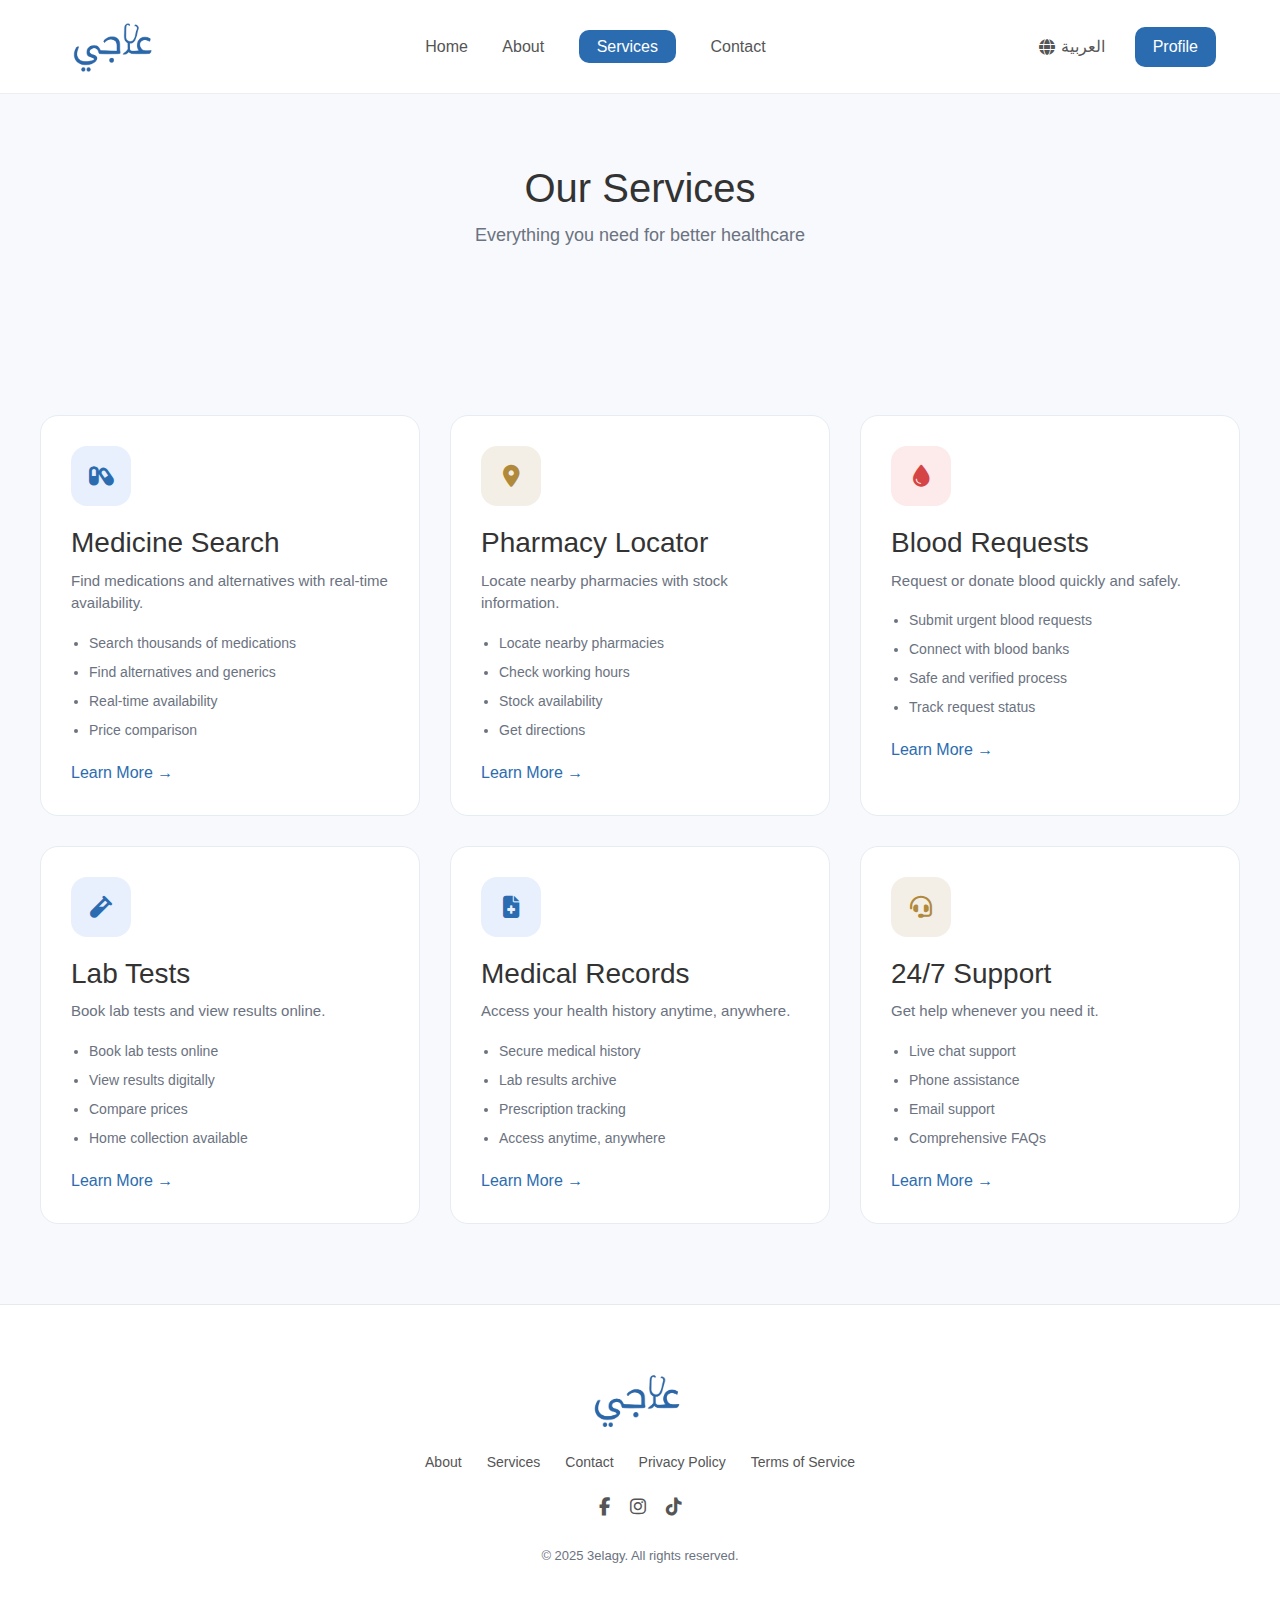
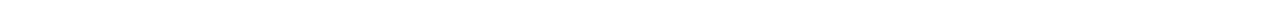
<file: services.html>
<!DOCTYPE html>
<html lang="en">
<head>
    <meta charset="UTF-8">
    <title>Services</title>
    <meta name="viewport" content="width=device-width, initial-scale=1.0">

    <!-- Bootstrap -->
    <link href="https://cdn.jsdelivr.net/npm/bootstrap@5.3.2/dist/css/bootstrap.min.css" rel="stylesheet">

    <!-- Font Awesome -->
    <link rel="stylesheet" href="https://cdnjs.cloudflare.com/ajax/libs/font-awesome/6.5.0/css/all.min.css">

    <!-- Your CSS -->
    <link rel="stylesheet" href="styles.css">
</head>
<body>

<!-- NAVBAR -->
<header class="navbar">
    <div class="nav-container">
        <a href="index.html" class="logo">
            <img src="elagylogo.png" alt="elagy logo">
        </a>

        <nav class="nav-links">
            <a href="index.html">Home</a>
            <a href="about.html">About</a>
            <a class="active" href="services.html">Services</a>
            <a href="contact.html">Contact</a>
        </nav>

        <div class="nav-right">
            <div class="nav-right">
            <span class="lang">
                <i class="fa-solid fa-globe"></i> العربية
            </span> 
            <a href="profile.html" class="profile-btn">Profile</a>
        </div>
    </div>
</header>


<!-- PAGE HERO -->
<section class="page-hero">
    <h1>Our Services</h1>
    <p>Everything you need for better healthcare</p>
</section>

<!-- SERVICES SECTION -->
<section class="services">
    <div class="services-grid">

        <!-- Medicine Search -->
        <div class="service-card">
            <div class="service-icon blue">
                <i class="fa-solid fa-capsules"></i>
            </div>
            <h3>Medicine Search</h3>
            <p>Find medications and alternatives with real-time availability.</p>

            <ul class="service-list">
                <li>Search thousands of medications</li>
                <li>Find alternatives and generics</li>
                <li>Real-time availability</li>
                <li>Price comparison</li>
            </ul>

            <a href="medicine-search.html">Learn More →</a>
        </div>

        <!-- Pharmacy Locator -->
        <div class="service-card">
            <div class="service-icon gold">
                <i class="fa-solid fa-location-dot"></i>
            </div>
            <h3>Pharmacy Locator</h3>
            <p>Locate nearby pharmacies with stock information.</p>

            <ul class="service-list">
                <li>Locate nearby pharmacies</li>
                <li>Check working hours</li>
                <li>Stock availability</li>
                <li>Get directions</li>
            </ul>

            <a href="pharmacy.html">Learn More →</a>
        </div>

        <!-- Blood Requests -->
        <div class="service-card">
            <div class="service-icon red">
                <i class="fa-solid fa-droplet"></i>
            </div>
            <h3>Blood Requests</h3>
            <p>Request or donate blood quickly and safely.</p>

            <ul class="service-list">
                <li>Submit urgent blood requests</li>
                <li>Connect with blood banks</li>
                <li>Safe and verified process</li>
                <li>Track request status</li>
            </ul>

            <a href="blood.html">Learn More →</a>
        </div>

        <!-- Lab Tests -->
        <div class="service-card">
            <div class="service-icon blue">
                <i class="fa-solid fa-vial"></i>
            </div>
            <h3>Lab Tests</h3>
            <p>Book lab tests and view results online.</p>

            <ul class="service-list">
                <li>Book lab tests online</li>
                <li>View results digitally</li>
                <li>Compare prices</li>
                <li>Home collection available</li>
            </ul>

            <a href="lab-tests.html">Learn More →</a>
        </div>

        <!-- Medical Records -->
<div class="service-card">
    <div class="service-icon blue">
        <i class="fa-solid fa-file-medical"></i>
    </div>
    <h3>Medical Records</h3>
    <p>Access your health history anytime, anywhere.</p>

    <ul class="service-list">
        <li>Secure medical history</li>
        <li>Lab results archive</li>
        <li>Prescription tracking</li>
        <li>Access anytime, anywhere</li>
    </ul>

    <a href="records.html">Learn More →</a>
</div>

<!-- 24/7 support -->
<div class="service-card">
    <div class="service-icon gold">
        <i class="fa-solid fa-headset"></i>
    </div>
    <h3>24/7 Support</h3>
    <p>Get help whenever you need it.</p>

    <ul class="service-list">
        <li>Live chat support</li>
        <li>Phone assistance</li>
        <li>Email support</li>
        <li>Comprehensive FAQs</li>
    </ul>

    <a href="contact.html">Learn More →</a>
</div>


    </div>
</section>


<!-- FOOTER -->
<footer class="footer-modern">

    <div class="footer-modern-container">

        <!-- Logo -->
        <a href="index.html" class="footer-modern-logo">
            <img src="elagylogo.png" alt="Elagy Logo">
        </a>

        <!-- Links -->
        <ul class="footer-modern-links">
            <li><a href="about.html">About</a></li>
            <li><a href="services.html">Services</a></li>
            <li><a href="contact.html">Contact</a></li>
            <li><a href="privacy.html">Privacy Policy</a></li>
            <li><a href="terms.html">Terms of Service</a></li>
        </ul>

        <!-- Social -->
        <ul class="footer-modern-social">
            <li>
                <a href="https://www.facebook.com/share/1Zeza5DA3z/?mibextid=wwXIfr" target="_blank">
                    <i class="fa-brands fa-facebook-f"></i>
                </a>
            </li>
            <li>
                <a href="https://www.instagram.com/3elagy_?igsh=MTd6eXVxNWMyMW90dA==" target="_blank">
                    <i class="fa-brands fa-instagram"></i>
                </a>
            </li>
            <li>
                <a href="https://www.tiktok.com/@3elagy?_r=1&_t=ZS-940KEaGiXnJ" target="_blank">
                    <i class="fa-brands fa-tiktok"></i>
                </a>
            </li>
        </ul>

        <!-- Copyright -->
        <p class="footer-modern-copy">
            © 2025 3elagy. All rights reserved.
        </p>

    </div>

</footer>

</body>
</html>
</file>
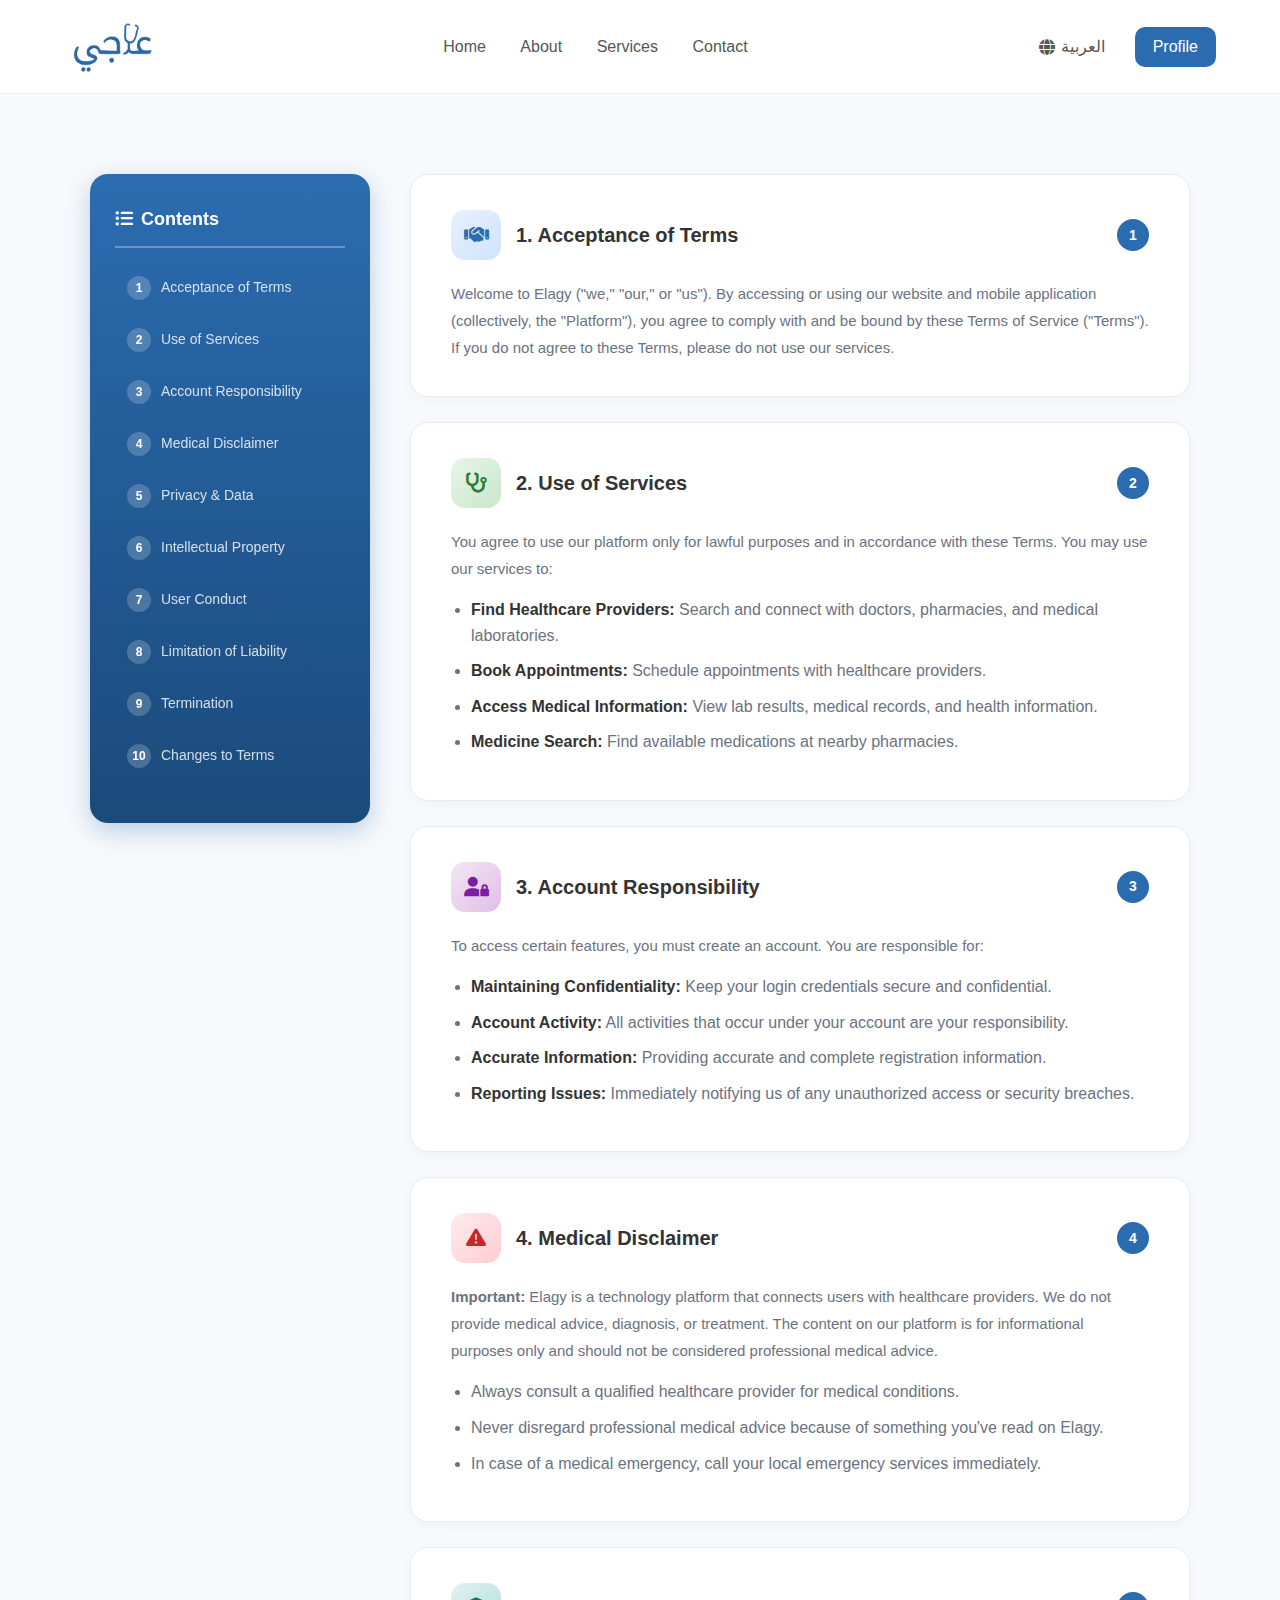
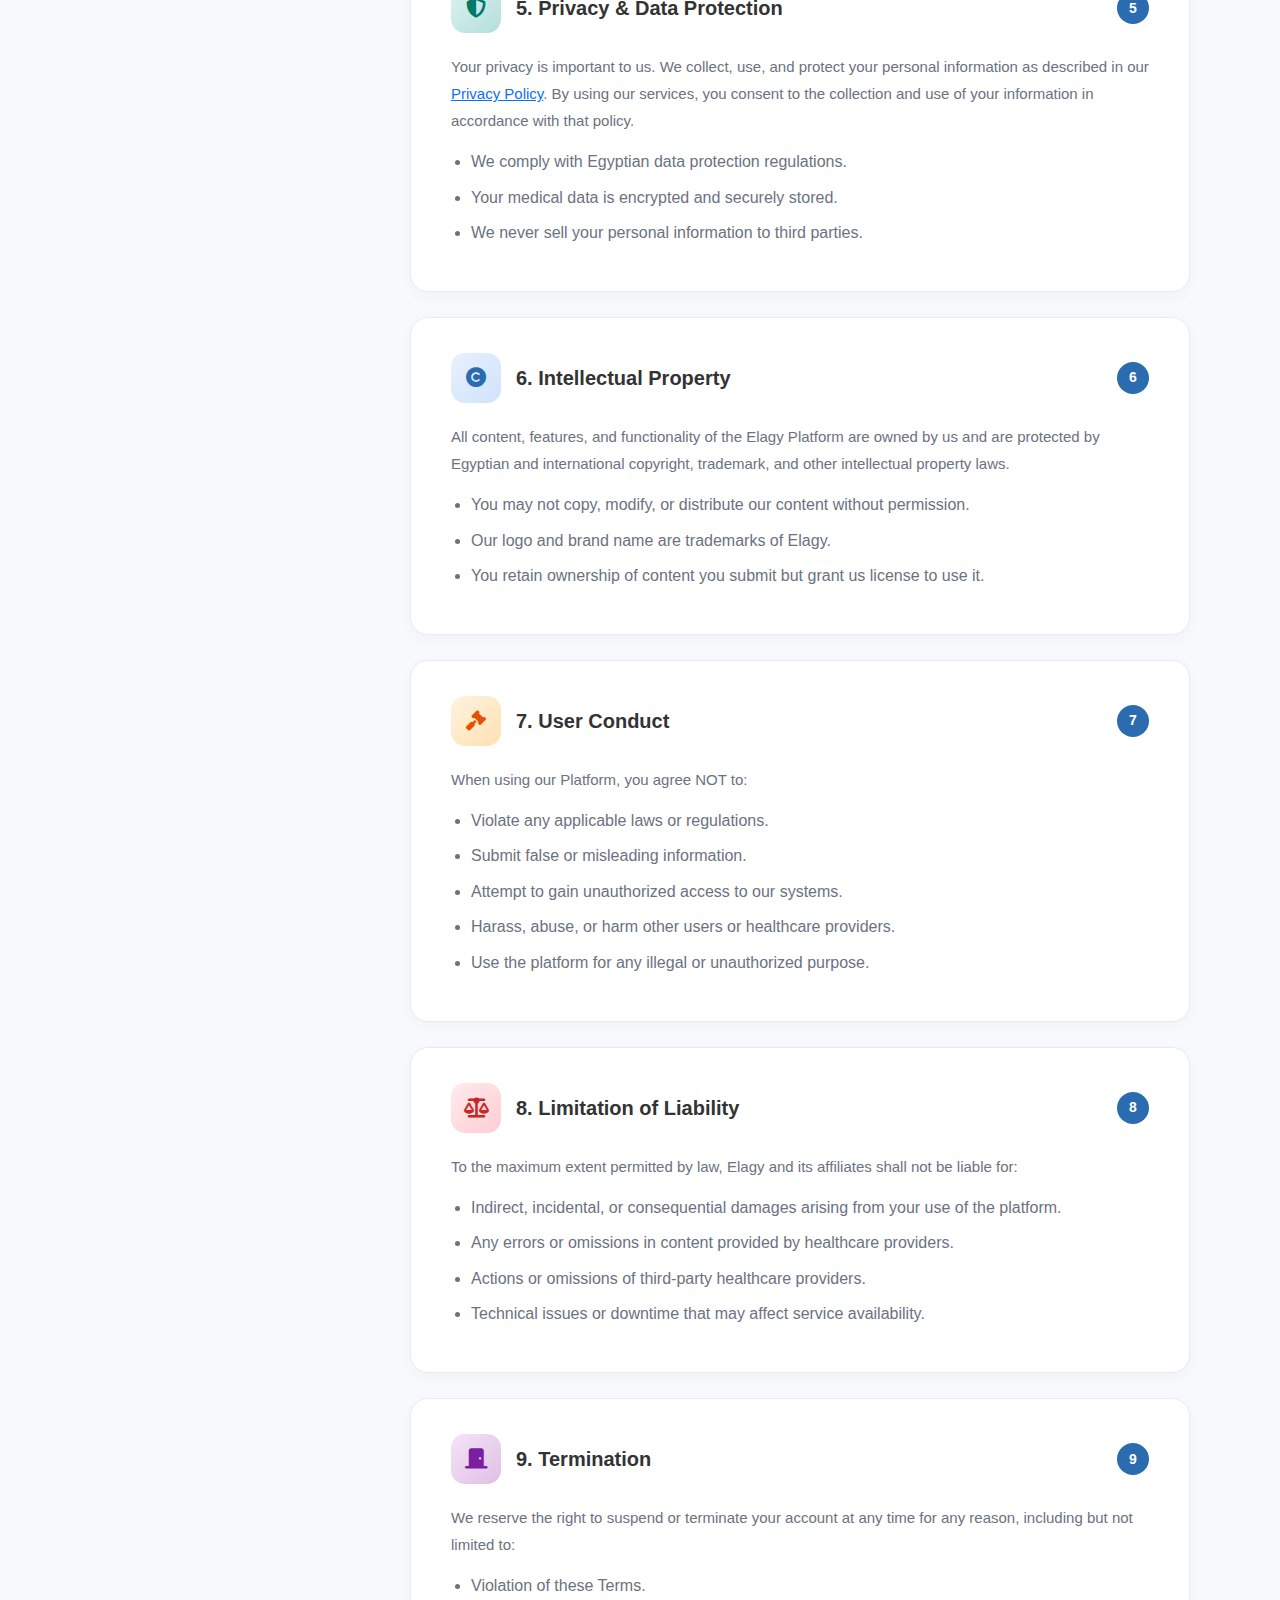
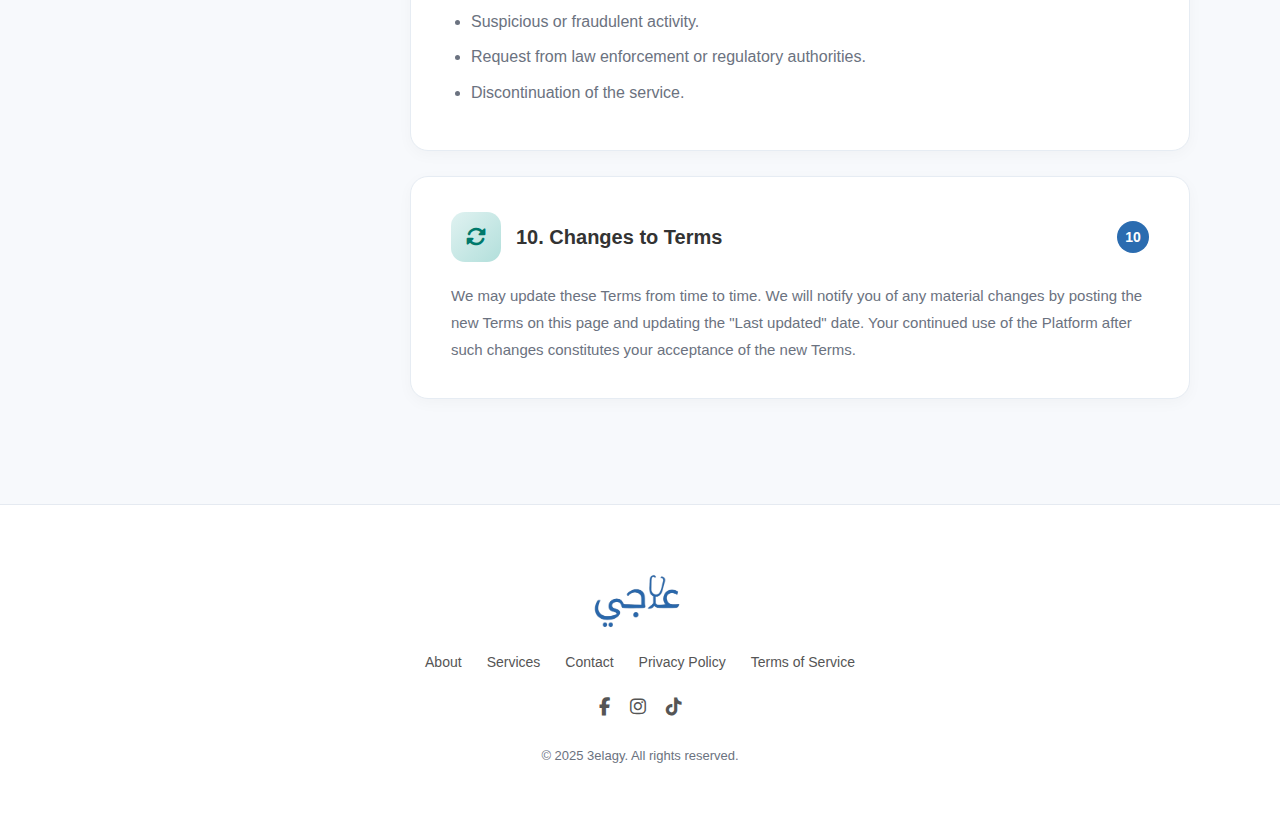
<file: terms.html>
<!DOCTYPE html>
<html lang="en">
<head>
    <meta charset="UTF-8">
    <title>Terms of Service | Elagy</title>
    <meta name="viewport" content="width=device-width, initial-scale=1.0">

    <!-- Bootstrap -->
    <link href="https://cdn.jsdelivr.net/npm/bootstrap@5.3.2/dist/css/bootstrap.min.css" rel="stylesheet">

    <!-- Font Awesome -->
    <link rel="stylesheet" href="https://cdnjs.cloudflare.com/ajax/libs/font-awesome/6.5.0/css/all.min.css">

    <!-- Your CSS -->
    <link rel="stylesheet" href="styles.css">
</head>
<body>

<!-- NAVBAR -->
<header class="navbar">
    <div class="nav-container">
        <a href="index.html" class="logo">
            <img src="elagylogo.png" alt="elagy logo">
        </a>

        <nav class="nav-links">
            <a href="index.html">Home</a>
            <a href="about.html">About</a>
            <a href="services.html">Services</a>
            <a href="contact.html">Contact</a>
        </nav>

        <div class="nav-right">
            <div class="nav-right">
            <span class="lang">
                <i class="fa-solid fa-globe"></i> العربية
            </span> 
            <a href="profile.html" class="profile-btn">Profile</a>
        </div>
    </div>
</header>


<!-- PAGE HERO -->
<!-- Removed page hero - content starts directly -->

<!-- CONTENT -->
<section class="legal-section">
    <div class="legal-container">

        <!-- Table of Contents -->
        <aside class="legal-toc">
            <h4><i class="fas fa-list-ul me-2"></i>Contents</h4>
            <ul>
                <li><a href="#acceptance"><span class="toc-number">1</span> Acceptance of Terms</a></li>
                <li><a href="#use-of-services"><span class="toc-number">2</span> Use of Services</a></li>
                <li><a href="#account"><span class="toc-number">3</span> Account Responsibility</a></li>
                <li><a href="#medical-disclaimer"><span class="toc-number">4</span> Medical Disclaimer</a></li>
                <li><a href="#privacy"><span class="toc-number">5</span> Privacy & Data</a></li>
                <li><a href="#intellectual-property"><span class="toc-number">6</span> Intellectual Property</a></li>
                <li><a href="#user-conduct"><span class="toc-number">7</span> User Conduct</a></li>
                <li><a href="#liability"><span class="toc-number">8</span> Limitation of Liability</a></li>
                <li><a href="#termination"><span class="toc-number">9</span> Termination</a></li>
                <li><a href="#changes"><span class="toc-number">10</span> Changes to Terms</a></li>
            </ul>
        </aside>

<!-- Main Content -->
        <div class="legal-content">
            
            <!-- Section 1 -->
            <div class="term-card" id="acceptance">
                <div class="term-card-header">
                    <div class="term-card-icon blue">
                        <i class="fas fa-handshake"></i>
                    </div>
                    <h3>1. Acceptance of Terms</h3>
                    <span class="term-card-number">1</span>
                </div>
                <p>
                    Welcome to Elagy ("we," "our," or "us"). By accessing or using our website and mobile application 
                    (collectively, the "Platform"), you agree to comply with and be bound by these Terms of Service 
                    ("Terms"). If you do not agree to these Terms, please do not use our services.
                </p>
            </div>

            <!-- Section 2 -->
            <div class="term-card" id="use-of-services">
                <div class="term-card-header">
                    <div class="term-card-icon green">
                        <i class="fas fa-stethoscope"></i>
                    </div>
                    <h3>2. Use of Services</h3>
                    <span class="term-card-number">2</span>
                </div>
                <p>You agree to use our platform only for lawful purposes and in accordance with these Terms. 
                   You may use our services to:</p>
                <ul>
                    <li><strong>Find Healthcare Providers:</strong> Search and connect with doctors, pharmacies, and medical laboratories.</li>
                    <li><strong>Book Appointments:</strong> Schedule appointments with healthcare providers.</li>
                    <li><strong>Access Medical Information:</strong> View lab results, medical records, and health information.</li>
                    <li><strong>Medicine Search:</strong> Find available medications at nearby pharmacies.</li>
                </ul>
            </div>

            <!-- Section 3 -->
            <div class="term-card" id="account">
                <div class="term-card-header">
                    <div class="term-card-icon purple">
                        <i class="fas fa-user-lock"></i>
                    </div>
                    <h3>3. Account Responsibility</h3>
                    <span class="term-card-number">3</span>
                </div>
                <p>
                    To access certain features, you must create an account. You are responsible for:
                </p>
                <ul>
                    <li><strong>Maintaining Confidentiality:</strong> Keep your login credentials secure and confidential.</li>
                    <li><strong>Account Activity:</strong> All activities that occur under your account are your responsibility.</li>
                    <li><strong>Accurate Information:</strong> Providing accurate and complete registration information.</li>
                    <li><strong>Reporting Issues:</strong> Immediately notifying us of any unauthorized access or security breaches.</li>
                </ul>
            </div>

            <!-- Section 4 -->
            <div class="term-card" id="medical-disclaimer">
                <div class="term-card-header">
                    <div class="term-card-icon red">
                        <i class="fas fa-exclamation-triangle"></i>
                    </div>
                    <h3>4. Medical Disclaimer</h3>
                    <span class="term-card-number">4</span>
                </div>
                <p>
                    <strong>Important:</strong> Elagy is a technology platform that connects users with healthcare 
                    providers. We do not provide medical advice, diagnosis, or treatment. The content on our 
                    platform is for informational purposes only and should not be considered professional medical advice.
                </p>
                <ul>
                    <li>Always consult a qualified healthcare provider for medical conditions.</li>
                    <li>Never disregard professional medical advice because of something you've read on Elagy.</li>
                    <li>In case of a medical emergency, call your local emergency services immediately.</li>
                </ul>
            </div>

            <!-- Section 5 -->
            <div class="term-card" id="privacy">
                <div class="term-card-header">
                    <div class="term-card-icon teal">
                        <i class="fas fa-shield-alt"></i>
                    </div>
                    <h3>5. Privacy & Data Protection</h3>
                    <span class="term-card-number">5</span>
                </div>
                <p>
                    Your privacy is important to us. We collect, use, and protect your personal information 
                    as described in our <a href="privacy.html">Privacy Policy</a>. By using our services, 
                    you consent to the collection and use of your information in accordance with that policy.
                </p>
                <ul>
                    <li>We comply with Egyptian data protection regulations.</li>
                    <li>Your medical data is encrypted and securely stored.</li>
                    <li>We never sell your personal information to third parties.</li>
                </ul>
            </div>

            <!-- Section 6 -->
            <div class="term-card" id="intellectual-property">
                <div class="term-card-header">
                    <div class="term-card-icon blue">
                        <i class="fas fa-copyright"></i>
                    </div>
                    <h3>6. Intellectual Property</h3>
                    <span class="term-card-number">6</span>
                </div>
                <p>
                    All content, features, and functionality of the Elagy Platform are owned by us and are 
                    protected by Egyptian and international copyright, trademark, and other intellectual property laws.
                </p>
                <ul>
                    <li>You may not copy, modify, or distribute our content without permission.</li>
                    <li>Our logo and brand name are trademarks of Elagy.</li>
                    <li>You retain ownership of content you submit but grant us license to use it.</li>
                </ul>
            </div>

            <!-- Section 7 -->
            <div class="term-card" id="user-conduct">
                <div class="term-card-header">
                    <div class="term-card-icon orange">
                        <i class="fas fa-gavel"></i>
                    </div>
                    <h3>7. User Conduct</h3>
                    <span class="term-card-number">7</span>
                </div>
                <p>When using our Platform, you agree NOT to:</p>
                <ul>
                    <li>Violate any applicable laws or regulations.</li>
                    <li>Submit false or misleading information.</li>
                    <li>Attempt to gain unauthorized access to our systems.</li>
                    <li>Harass, abuse, or harm other users or healthcare providers.</li>
                    <li>Use the platform for any illegal or unauthorized purpose.</li>
                </ul>
            </div>

            <!-- Section 8 -->
            <div class="term-card" id="liability">
                <div class="term-card-header">
                    <div class="term-card-icon red">
                        <i class="fas fa-balance-scale"></i>
                    </div>
                    <h3>8. Limitation of Liability</h3>
                    <span class="term-card-number">8</span>
                </div>
                <p>
                    To the maximum extent permitted by law, Elagy and its affiliates shall not be liable for:
                </p>
                <ul>
                    <li>Indirect, incidental, or consequential damages arising from your use of the platform.</li>
                    <li>Any errors or omissions in content provided by healthcare providers.</li>
                    <li>Actions or omissions of third-party healthcare providers.</li>
                    <li>Technical issues or downtime that may affect service availability.</li>
                </ul>
            </div>

            <!-- Section 9 -->
            <div class="term-card" id="termination">
                <div class="term-card-header">
                    <div class="term-card-icon purple">
                        <i class="fas fa-door-closed"></i>
                    </div>
                    <h3>9. Termination</h3>
                    <span class="term-card-number">9</span>
                </div>
                <p>
                    We reserve the right to suspend or terminate your account at any time for any reason, 
                    including but not limited to:
                </p>
                <ul>
                    <li>Violation of these Terms.</li>
                    <li>Suspicious or fraudulent activity.</li>
                    <li>Request from law enforcement or regulatory authorities.</li>
                    <li>Discontinuation of the service.</li>
                </ul>
            </div>

            <!-- Section 10 -->
            <div class="term-card" id="changes">
                <div class="term-card-header">
                    <div class="term-card-icon teal">
                        <i class="fas fa-sync-alt"></i>
                    </div>
                    <h3>10. Changes to Terms</h3>
                    <span class="term-card-number">10</span>
                </div>
                <p>
                    We may update these Terms from time to time. We will notify you of any material changes 
                    by posting the new Terms on this page and updating the "Last updated" date. Your continued 
                    use of the Platform after such changes constitutes your acceptance of the new Terms.
                </p>
            </div>

        </div>
    </div>
</section>

<!-- FOOTER -->
<footer class="footer-modern">

    <div class="footer-modern-container">

        <!-- Logo -->
        <a href="index.html" class="footer-modern-logo">
            <img src="elagylogo.png" alt="Elagy Logo">
        </a>

        <!-- Links -->
        <ul class="footer-modern-links">
            <li><a href="about.html">About</a></li>
            <li><a href="services.html">Services</a></li>
            <li><a href="contact.html">Contact</a></li>
            <li><a href="privacy.html">Privacy Policy</a></li>
            <li><a href="terms.html">Terms of Service</a></li>
        </ul>

        <!-- Social -->
        <ul class="footer-modern-social">
            <li>
                <a href="https://www.facebook.com/share/1Zeza5DA3z/?mibextid=wwXIfr" target="_blank">
                    <i class="fa-brands fa-facebook-f"></i>
                </a>
            </li>
            <li>
                <a href="https://www.instagram.com/3elagy_?igsh=MTd6eXVxNWMyMW90dA==" target="_blank">
                    <i class="fa-brands fa-instagram"></i>
                </a>
            </li>
            <li>
                <a href="https://www.tiktok.com/@3elagy?_r=1&_t=ZS-940KEaGiXnJ" target="_blank">
                    <i class="fa-brands fa-tiktok"></i>
                </a>
            </li>
        </ul>

        <!-- Copyright -->
        <p class="footer-modern-copy">
            © 2025 3elagy. All rights reserved.
        </p>

    </div>

</footer>

</body>
</html>
</file>
<file: styles.css>
/* RESET */
* {
    margin: 0;
    padding: 0;
    box-sizing: border-box;
    font-family: -apple-system, BlinkMacSystemFont, "Segoe UI", Roboto, sans-serif;
}

/* NAVBAR */
.navbar {
    width: 100%;
    background: white;
    border-bottom: 1px solid #eee;
    padding: 14px 0;
}

.nav-container {
    width: 90%;
    max-width: 1200px;
    margin: auto;
    display: flex;
    justify-content: space-between;
    align-items: center;
}

.nav-links a {
    margin: 0 15px;
    text-decoration: none;
    color: #555;
    font-weight: 500;
}

.nav-links a.active {
    background: #2b6cb0;
    color: white;
    padding: 8px 18px;
    border-radius: 10px;
}

.nav-right {
    display: flex;
    align-items: center;
    gap: 15px;
}

.profile-btn {
    display: inline-block;
    background: #2b6cb0;
    color: white;
    padding: 8px 18px;
    border-radius: 10px;
    text-decoration: none;
}

.lang {
    color: #555;
    cursor: pointer;
    display: inline-flex;
    align-items: center;
    gap: 6px;
    padding: 8px 14px;
    border-radius: 10px;
    transition: all 0.3s ease;
    font-weight: 500;
    background: transparent;
    border: 1px solid transparent;
}

.lang:hover {
    background: #f0f4f8;
    border-color: #2b6cb0;
    color: #2b6cb0;
}

.lang-btn {
    color: #555;
    cursor: pointer;
    display: inline-flex;
    align-items: center;
    gap: 6px;
    padding: 8px 14px;
    border-radius: 10px;
    transition: all 0.3s ease;
    font-weight: 500;
    background: transparent;
    border: 1px solid transparent;
    font-size: 14px;
    font-family: inherit;
}

.lang-btn:hover {
    background: #f0f4f8;
    border-color: #2b6cb0;
    color: #2b6cb0;
}

.lang-btn[data-lang="ar"] {
    background: #2b6cb0;
    color: white;
    border-color: #2b6cb0;
}

.lang-btn[data-lang="ar"]:hover {
    background: #1a4a7a;
    border-color: #1a4a7a;
}

/* Google Translate Widget Styling */
.goog-te-banner-frame {
    display: none !important;
}

.goog-te-gadget {
    font-size: 0 !important;
}

.goog-te-gadget > span {
    display: none !important;
}

.goog-te-combo {
    display: none !important;
}

.skiptranslate {
    display: none !important;
}

body {
    top: 0 !important;
}

/* Hide Google Translate promo */
.goog-logo-link {
    display: none !important;
}

.goog-te-gadget-simple {
    display: none !important;
}

.logo img {
    height: 65px;   /* adjust size if needed */
    width: auto;
    display: block;
}

/* HERO */
.hero {
    background: #f7f9fc;
    padding: 120px 20px 100px;
    text-align: center;
}

.hero h1 {
    font-size: 48px;
    color: #333;
    margin-bottom: 20px;
}

.hero p {
    font-size: 20px;
    color: #6b7280;
    margin-bottom: 40px;
}

.hero-buttons {
    display: flex;
    justify-content: center;
    gap: 20px;
}

.primary-btn {
    background: #2b6cb0;
    color: white;
    border: none;
    padding: 14px 28px;
    border-radius: 12px;
    font-size: 16px;
    cursor: pointer;
    text-decoration: none;
    display: inline-block;
    transition: 0.3s ease;
}

.primary-btn:hover {
    background: #1a4a7a;
    transform: translateY(-2px);
    box-shadow: 0 5px 15px rgba(43, 108, 176, 0.3);
}

.secondary-btn {
    background: white;
    border: 2px solid #2b6cb0;
    color: #2b6cb0;
    padding: 12px 26px;
    border-radius: 12px;
    font-size: 16px;
    cursor: pointer;
    text-decoration: none;
    display: inline-block;
    transition: 0.3s ease;
}

.secondary-btn:hover {
    background: #2b6cb0;
    color: white;
    transform: translateY(-2px);
    box-shadow: 0 5px 15px rgba(43, 108, 176, 0.2);
}

/* FEATURES */
.features {
    background: #f7f9fc;
    display: flex;
    justify-content: center;
    gap: 120px;
    padding: 50px 20px 80px;
    text-align: center;
}

.feature .icon {
    width: 60px;
    height: 60px;
    background: white;
    border-radius: 50%;
    display: flex;
    align-items: center;
    justify-content: center;
    margin: auto;
    font-size: 22px;
    color: #2b6cb0;
    box-shadow: 0 5px 15px rgba(0,0,0,0.05);
    margin-bottom: 15px;
}

.feature h3 {
    color: #333;
    margin-bottom: 5px;
}

.feature p {
    color: #6b7280;
    font-size: 14px;
}

/* SERVICES */
.services {
    background: #f7f9fc;
    padding: 80px 20px;
}

.services-header {
    text-align: center;
    margin-bottom: 50px;
}

.services-header h2 {
    font-size: 36px;
    color: #333;
    margin-bottom: 10px;
}

.services-header p {
    color: #6b7280;
    font-size: 18px;
}

/* GRID */
.services-grid {
    max-width: 1200px;
    margin: auto;
    display: grid;
    grid-template-columns: repeat(3, 1fr);
    gap: 30px;
}

/* CARD */
.service-card {
    background: white;
    padding: 30px;
    border-radius: 18px;
    border: 1px solid #e6ecf3;
    transition: 0.3s;
}

.service-card:hover {
    transform: translateY(-6px);
    box-shadow: 0 15px 30px rgba(0,0,0,0.05);
}

.service-card h3 {
    margin-top: 20px;
    margin-bottom: 10px;
    color: #333;
}

.service-card p {
    color: #6b7280;
    font-size: 15px;
    margin-bottom: 18px;
}

.service-card a {
    color: #2b6cb0;
    text-decoration: none;
    font-weight: 500;
}

/* ICON BOX */
.service-icon {
    width: 60px;
    height: 60px;
    border-radius: 16px;
    display: flex;
    align-items: center;
    justify-content: center;
    font-size: 22px;
}

/* COLORS */
.service-icon.blue {
    background: #e8f0fe;
    color: #2b6cb0;
}

.service-icon.gold {
    background: #f4efe6;
    color: #b0893b;
}

.service-icon.red {
    background: #fdeaea;
    color: #d64545;
}

/* CTA SECTION */
.cta-section {
    background: linear-gradient(90deg, #3b6ea8, #8aa4c4);
    padding: 80px 20px;
    text-align: center;
    color: white;
}

.cta-content h2 {
    font-size: 36px;
    margin-bottom: 15px;
}

.cta-content p {
    font-size: 18px;
    opacity: 0.95;
    margin-bottom: 30px;
}

.cta-btn {
    display: inline-block;
    background: white;
    color: #2b6cb0;
    padding: 14px 30px;
    border-radius: 12px;
    font-size: 16px;
    font-weight: 500;
    text-decoration: none;
    transition: 0.3s ease;
}

.cta-btn:hover {
    transform: translateY(-2px);
    box-shadow: 0 12px 25px rgba(0,0,0,0.1);
}


/* MODERN FOOTER */
.footer-modern {
    background: #ffffff;
    padding: 60px 20px 40px;
    text-align: center;
    border-top: 1px solid #e5eaf1;
}

.footer-modern-container {
    max-width: 1100px;
    margin: auto;
}

/* LOGO */
.footer-modern-logo img {
    height: 70px;
    margin-bottom: 15px;
}

/* LINKS */
.footer-modern-links {
    list-style: none;
    padding: 0;
    margin: 0 0 20px 0;
    display: flex;
    flex-wrap: wrap;
    justify-content: center;
    gap: 25px;
}

.footer-modern-links a {
    text-decoration: none;
    color: #555;
    font-size: 14px;
    font-weight: 500;
    transition: 0.3s;
}

.footer-modern-links a:hover {
    color: #2b6cb0;
}

/* SOCIAL */
.footer-modern-social {
    list-style: none;
    padding: 0;
    margin: 0 0 25px 0;
    display: flex;
    justify-content: center;
    gap: 20px;
}

.footer-modern-social a {
    font-size: 18px;
    color: #555;
    transition: 0.3s;
}

.footer-modern-social a:hover {
    color: #2b6cb0;
}

/* COPYRIGHT */
.footer-modern-copy {
    font-size: 13px;
    color: #6b7280;
}


/* PAGE HERO */
.page-hero {
    background: #f7f9fc;
    padding: 70px 20px;
    text-align: center;
}

.page-hero h1 {
    font-size: 40px;
    color: #333;
    margin-bottom: 10px;
}

.page-hero p {
    color: #6b7280;
    font-size: 18px;
}


/* CONTAINER */
.container {
    max-width: 1100px;
    margin: auto;
    padding: 70px 20px;
}


/* ABOUT INTRO */
.about-intro {
    display: grid;
    grid-template-columns: 1.5fr 1fr;
    gap: 50px;
    align-items: center;
}

.about-text h2 {
    font-size: 30px;
    margin-bottom: 20px;
}

.about-text p {
    color: #6b7280;
    line-height: 1.7;
    margin-bottom: 16px;
}

.about-image {
    background: #e8f0fe;
    height: 220px;
    border-radius: 20px;
    display: flex;
    align-items: center;
    justify-content: center;
    font-size: 70px;
    color: #2b6cb0;
}


/* MISSION SECTION */
.mission-section {
    background: #f7f9fc;
}

.mission-grid {
    display: grid;
    grid-template-columns: repeat(3, 1fr);
    gap: 30px;
}

.mission-card {
    background: white;
    padding: 35px;
    border-radius: 18px;
    text-align: center;
    border: 1px solid #e6ecf3;
    transition: 0.3s;
}

.mission-card:hover {
    transform: translateY(-6px);
}

.mission-card i {
    font-size: 28px;
    color: #2b6cb0;
    margin-bottom: 15px;
}

.mission-card h3 {
    margin-bottom: 10px;
}

.mission-card p {
    color: #6b7280;
}


/* STATS */
.stats-section {
    background: white;
}

.stats-grid {
    display: grid;
    grid-template-columns: repeat(4, 1fr);
    gap: 30px;
    text-align: center;
}

.stat h3 {
    font-size: 34px;
    color: #2b6cb0;
}

.stat p {
    color: #6b7280;
}

/* SERVICE LIST */
.service-list {
    margin: 15px 0 20px;
    padding-left: 18px;
    color: #6b7280;
    font-size: 14px;
}

.service-list li {
    margin-bottom: 8px;
}

/* SERVICE DETAIL PAGE */

.service-detail {
    background: #f7f9fc;
    padding: 80px 20px;
}

.service-detail-container {
    max-width: 1000px;
    margin: auto;
}

.service-detail-header {
    text-align: center;
    margin-bottom: 50px;
}

.service-detail-icon {
    width: 80px;
    height: 80px;
    border-radius: 20px;
    display: flex;
    align-items: center;
    justify-content: center;
    font-size: 32px;
    margin: auto;
    margin-bottom: 20px;
}

.service-detail-header h1 {
    font-size: 36px;
    margin-bottom: 10px;
}

.service-detail-header p {
    color: #6b7280;
    font-size: 18px;
}

.service-detail-content {
    background: white;
    padding: 40px;
    border-radius: 18px;
    border: 1px solid #e6ecf3;
}

.service-detail-content h3 {
    margin-bottom: 15px;
}

.service-detail-content ul {
    padding-left: 20px;
    margin-bottom: 25px;
    color: #6b7280;
}

.service-detail-content li {
    margin-bottom: 10px;
}

.service-back-btn {
    display: inline-block;
    margin-top: 20px;
    color: #2b6cb0;
    text-decoration: none;
    font-weight: 500;
}

/* MEDICINE SEARCH PAGE */

.medicine-search-section {
    background: #f7f9fc;
}

.search-input-wrapper {
    position: relative;
}

.search-input-wrapper i {
    position: absolute;
    top: 50%;
    left: 15px;
    transform: translateY(-50%);
    color: #6c757d;
}

.search-input {
    padding-left: 40px;
    height: 50px;
    border-radius: 12px;
}

.filter-btn {
    border-radius: 20px;
    padding: 6px 18px;
    margin: 0 5px;
}

.filter-btn.active {
    background-color: #0d6efd;
    color: white;
}

.custom-table {
    background: white;
    border-radius: 16px;
    overflow: hidden;
    border: 1px solid #e6ecf3;
}

.custom-table thead {
    background: #f1f4f9;
}

.custom-table th {
    font-weight: 600;
}

.status-badge {
    padding: 6px 12px;
    border-radius: 20px;
    font-size: 14px;
}

/* PROFILE PAGE */

.profile-hero {
    background: #f7f9fc;
}

.profile-avatar {
    width: 100px;
    height: 100px;
    background: #4a76a8;
    color: white;
    font-size: 40px;
    border-radius: 50%;
    display: flex;
    align-items: center;
    justify-content: center;
    margin: auto;
}

.profile-card {
    border-radius: 16px;
    border: 1px solid #e6ecf3;
}

.info-item {
    display: flex;
    gap: 15px;
    margin-bottom: 18px;
}

.info-item i {
    font-size: 20px;
    color: #4a76a8;
    margin-top: 4px;
}

.info-item small {
    color: #6c757d;
}

.info-item p {
    margin: 0;
    font-weight: 500;
}

.record-item {
    display: flex;
    gap: 15px;
    margin-bottom: 15px;
}

.record-item i {
    color: #4a76a8;
}

.timeline-item {
    display: flex;
    justify-content: space-between;
    align-items: center;
    margin-bottom: 18px;
    padding-bottom: 15px;
    border-bottom: 1px solid #eee;
}

.request-item {
    display: flex;
    justify-content: space-between;
    align-items: center;
    margin-bottom: 15px;
}

/* ========================================
   LEGAL PAGES (Terms & Privacy)
   ======================================== */

.legal-section {
    background: #f7f9fc;
    padding: 80px 20px 80px;
    min-height: calc(100vh - 300px);
}

.legal-container {
    max-width: 1100px;
    margin: 0 auto;
    display: grid;
    grid-template-columns: 280px 1fr;
    gap: 40px;
    align-items: start;
}

/* Table of Contents Sidebar */
.legal-toc {
    background: linear-gradient(180deg, #2b6cb0 0%, #1a4a7a 100%);
    border-radius: 18px;
    padding: 35px 25px;
    position: sticky;
    top: 100px;
    box-shadow: 0 8px 25px rgba(43, 108, 176, 0.3);
}

.legal-toc h4 {
    font-size: 18px;
    color: white;
    margin-bottom: 20px;
    padding-bottom: 15px;
    border-bottom: 2px solid rgba(255,255,255,0.3);
    font-weight: 600;
}

.legal-toc ul {
    list-style: none;
    padding: 0;
    margin: 0;
}

.legal-toc li {
    margin-bottom: 12px;
}

.legal-toc a {
    text-decoration: none;
    color: rgba(255,255,255,0.8);
    font-size: 14px;
    font-weight: 500;
    transition: all 0.3s ease;
    display: flex;
    align-items: center;
    gap: 10px;
    padding: 8px 12px;
    border-radius: 8px;
}

.legal-toc a:hover {
    color: #fff;
    background: rgba(255,255,255,0.2);
    transform: translateX(5px);
}

.legal-toc a .toc-number {
    width: 24px;
    height: 24px;
    background: rgba(255,255,255,0.2);
    color: white;
    border-radius: 50%;
    display: flex;
    align-items: center;
    justify-content: center;
    font-size: 12px;
    font-weight: 600;
}

/* Legal Header */
.legal-header {
    background: white;
    border-radius: 20px;
    padding: 35px 40px;
    margin-bottom: 25px;
    border: 1px solid #e6ecf3;
    box-shadow: 0 4px 15px rgba(0,0,0,0.03);
}

.legal-header h1 {
    font-size: 32px;
    color: #333;
    margin-bottom: 10px;
    font-weight: 700;
}

.legal-header .effective-date {
    color: #6b7280;
    font-size: 14px;
    display: flex;
    align-items: center;
    gap: 8px;
}

.legal-header .effective-date i {
    color: #2b6cb0;
}

/* Term Cards */
.term-card {
    background: white;
    border-radius: 18px;
    padding: 35px 40px;
    margin-bottom: 25px;
    border: 1px solid #e6ecf3;
    transition: all 0.3s ease;
    box-shadow: 0 4px 15px rgba(0,0,0,0.03);
}

.term-card:hover {
    transform: translateY(-4px);
    box-shadow: 0 12px 30px rgba(43, 108, 176, 0.12);
    border-color: #2b6cb0;
}

.term-card-header {
    display: flex;
    align-items: center;
    gap: 15px;
    margin-bottom: 20px;
}

.term-card-icon {
    width: 50px;
    height: 50px;
    border-radius: 14px;
    display: flex;
    align-items: center;
    justify-content: center;
    font-size: 20px;
    flex-shrink: 0;
}

.term-card-icon.blue {
    background: linear-gradient(135deg, #e8f0fe, #d0e3fc);
    color: #2b6cb0;
}

.term-card-icon.green {
    background: linear-gradient(135deg, #e8f5e9, #c8e6c9);
    color: #2e7d32;
}

.term-card-icon.orange {
    background: linear-gradient(135deg, #fff3e0, #ffe0b2);
    color: #e65100;
}

.term-card-icon.red {
    background: linear-gradient(135deg, #ffebee, #ffcdd2);
    color: #c62828;
}

.term-card-icon.purple {
    background: linear-gradient(135deg, #f3e5f5, #e1bee7);
    color: #7b1fa2;
}

.term-card-icon.teal {
    background: linear-gradient(135deg, #e0f2f1, #b2dfdb);
    color: #00796b;
}

.term-card-header h3 {
    font-size: 20px;
    color: #333;
    font-weight: 600;
    margin: 0;
}

.term-card-number {
    width: 32px;
    height: 32px;
    background: #2b6cb0;
    color: white;
    border-radius: 50%;
    display: flex;
    align-items: center;
    justify-content: center;
    font-size: 14px;
    font-weight: 600;
    margin-left: auto;
    flex-shrink: 0;
}

.term-card p {
    color: #6b7280;
    line-height: 1.8;
    font-size: 15px;
    margin: 0;
}

.term-card ul {
    margin: 15px 0 0 0;
    padding-left: 20px;
    color: #6b7280;
}

.term-card ul li {
    margin-bottom: 10px;
    line-height: 1.6;
}

.term-card ul li strong {
    color: #333;
}

/* Contact Card */
.legal-contact {
    background: linear-gradient(135deg, #2b6cb0, #1a4a7a);
    border-radius: 18px;
    padding: 35px 40px;
    margin-top: 30px;
    color: white;
    box-shadow: 0 8px 25px rgba(43, 108, 176, 0.25);
}

.legal-contact h3 {
    font-size: 20px;
    margin-bottom: 15px;
    color: white;
}

.legal-contact p {
    color: rgba(255,255,255,0.9);
    margin-bottom: 20px;
    line-height: 1.7;
}

.legal-contact a {
    color: #ffd54f;
    text-decoration: none;
    font-weight: 500;
    transition: 0.3s;
}

.legal-contact a:hover {
    color: #fff;
    text-decoration: underline;
}

.legal-contact .contact-info {
    display: flex;
    flex-wrap: wrap;
    gap: 25px;
    margin-top: 20px;
}

.legal-contact .contact-item {
    display: flex;
    align-items: center;
    gap: 10px;
}

.legal-contact .contact-item i {
    width: 36px;
    height: 36px;
    background: rgba(255,255,255,0.15);
    border-radius: 10px;
    display: flex;
    align-items: center;
    justify-content: center;
}

/* Responsive */
@media (max-width: 900px) {
    .legal-container {
        grid-template-columns: 1fr;
    }
    
    .legal-toc {
        position: static;
        margin-bottom: 30px;
    }
    
    .legal-header,
    .term-card,
    .legal-contact {
        padding: 25px;
    }
}

@media (max-width: 600px) {
    .legal-section {
        padding: 40px 15px 60px;
    }
    
    .legal-header h1 {
        font-size: 26px;
    }
    
    .term-card-header {
        flex-wrap: wrap;
    }
    
    .term-card-number {
        margin-left: 0;
        margin-top: 10px;
    }
}

/* ===============================
   PHARMACY LOCATOR PAGE
================================ */

.pharmacy-section {
    background: #f7f9fc;
    padding: 60px 20px 80px;
}

.pharmacy-container {
    max-width: 1300px;
    margin: 40px auto;
    padding: 0 20px;
}

/* MAP */
.pharmacy-map {
    border-radius: 20px;
    overflow: hidden;
    border: 1px solid #e6ecf3;
    margin-bottom: 30px;
}

.pharmacy-map iframe {
    width: 100%;
    height: 400px;
    border: 0;
}

/* SEARCH */
/* SEARCH BAR WITH BUTTON */
.pharmacy-search {
    display: flex;
    gap: 12px;
    margin-bottom: 35px;
}

.pharmacy-search input {
    flex: 1;
    padding: 14px 18px;
    border-radius: 14px;
    border: 1px solid #e6ecf3;
    font-size: 16px;
    outline: none;
}

.pharmacy-search input:focus {
    border-color: #2b6cb0;
    box-shadow: 0 0 0 3px rgba(43,108,176,0.1);
}

.search-btn {
    background: #2b6cb0;
    color: white;
    border: none;
    padding: 0 22px;
    border-radius: 14px;
    font-size: 15px;
    font-weight: 500;
    cursor: pointer;
    display: flex;
    align-items: center;
    gap: 8px;
    transition: 0.3s ease;
}

.search-btn:hover {
    background: #1a4a7a;
    transform: translateY(-2px);
}

/* CARD */
/* =========================
   PHARMACY SECTION
========================= */

.pharmacy-section {
    padding: 80px 10%;
    background: #f8fafc;
}

.pharmacy-section h2 {
    font-size: 32px;
    margin-bottom: 40px;
    text-align: center;
}

/* GRID */
.pharmacy-grid {
    display: grid;
    grid-template-columns: repeat(auto-fit, minmax(450px, 1fr));
    gap: 40px;
}

/* CARD */
.pharmacy-card {
    background: white;
    padding: 40px;
    border-radius: 16px;
    box-shadow: 0 10px 30px rgba(0,0,0,0.08);
    transition: 0.3s ease;
}

.pharmacy-card:hover {
    transform: translateY(-8px);
}

/* TEXT */
.pharmacy-card h3 {
    font-size: 24px;
    margin-bottom: 10px;
}

.pharmacy-card .address {
    color: #555;
    margin-bottom: 6px;
}

.pharmacy-card .hours {
    color: #0d9488;
    font-weight: 600;
    margin-bottom: 25px;
}

/* BUTTONS */
.card-buttons {
    display: flex;
    gap: 15px;
}

.card-buttons a {
    flex: 1;
    text-align: center;
    padding: 12px 0;
    border-radius: 8px;
    font-weight: 600;
    text-decoration: none;
    transition: 0.3s ease;
}

/* Call Button */
.call-btn {
    background: #0d9488;
    color: white;
}

.call-btn:hover {
    background: #0f766e;
}

/* Directions Button */
.direction-btn {
    background: #e2e8f0;
    color: #111;
}

.direction-btn:hover {
    background: #cbd5e1;
}
/* HEADER */
.card-header {
    display: flex;
    justify-content: space-between;
    align-items: center;
}

.card-header h3 {
    font-size: 18px;
    margin: 0;
    color: #333;
}

/* STATUS BADGE */
.status {
    font-size: 12px;
    padding: 6px 12px;
    border-radius: 20px;
    font-weight: 500;
}

.status.open {
    background: #e6f7ee;
    color: #1a7f4b;
}

.status.closed {
    background: #fdeaea;
    color: #c62828;
}

/* DETAILS */
.card-details p {
    font-size: 14px;
    color: #6b7280;
    margin: 0;
    display: flex;
    align-items: center;
    gap: 8px;
}

/* STOCK SECTION */
.stock-title {
    font-size: 13px;
    font-weight: 500;
    color: #6b7280;
    margin-bottom: 8px;
}

.stock-tags {
    display: flex;
    flex-wrap: wrap;
    gap: 8px;
}

.stock-tags span {
    background: #f1f4f9;
    padding: 6px 12px;
    border-radius: 20px;
    font-size: 13px;
    color: #2b6cb0;
    font-weight: 500;
}


/* RESPONSIVE */
@media (max-width: 600px) {
    .pharmacy-grid {
        grid-template-columns: 1fr;
    }
}
</file>
